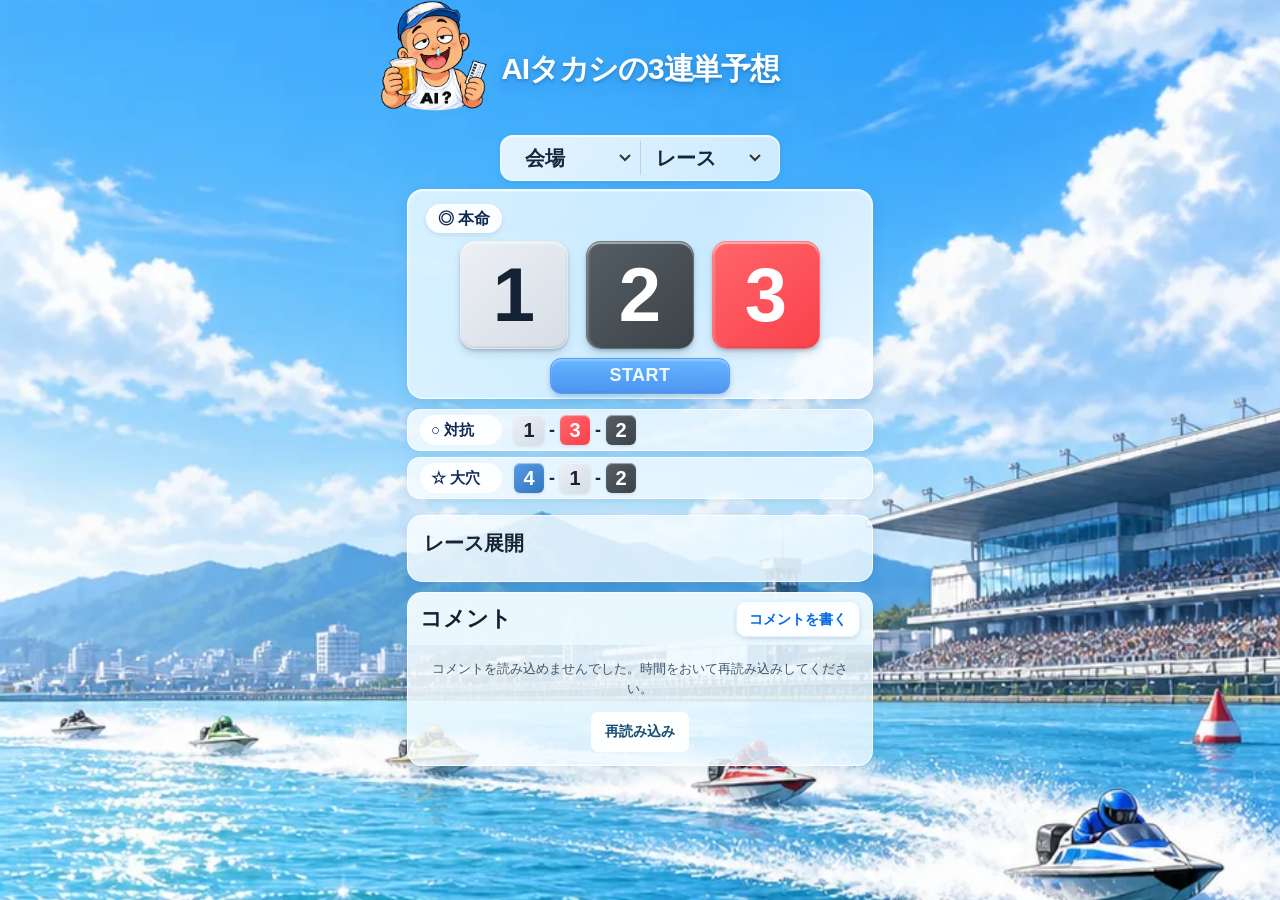
<file: index.html>
<!DOCTYPE html>
<html lang="ja">
<head>
    <meta charset="UTF-8">
    <meta name="viewport" content="width=device-width, initial-scale=1.0">
    <title>AIタカシの3連単予想</title>
    <link rel="stylesheet" href="style.css?ui=panel-alpha-85-20261002">
    <link rel="stylesheet" href="ui-reference.css?ui=panel-alpha-85-mobile-600-20261002">
</head>
<body class="reference-ui">
    <main class="site-stack" id="site-content">
    <section class="game-hero" aria-labelledby="site-title">
        <h1 id="site-title"><img class="title-avatar" src="ai-takashi-cutout.png" alt="" width="112" height="112"><span>AIタカシの3連単予想</span></h1>
        <div class="selectors">
            <select id="stadium-select" aria-label="会場">
                <option value="" selected>会場</option>
                <option value="桐生" data-stadium-code="1" data-stadium-name="桐生">桐生</option>
                <option value="戸田" data-stadium-code="2" data-stadium-name="戸田">戸田</option>
                <option value="江戸川" data-stadium-code="3" data-stadium-name="江戸川">江戸川</option>
                <option value="平和島" data-stadium-code="4" data-stadium-name="平和島">平和島</option>
                <option value="多摩川" data-stadium-code="5" data-stadium-name="多摩川">多摩川</option>
                <option value="浜名湖" data-stadium-code="6" data-stadium-name="浜名湖">浜名湖</option>
                <option value="蒲郡" data-stadium-code="7" data-stadium-name="蒲郡">蒲郡</option>
                <option value="常滑" data-stadium-code="8" data-stadium-name="常滑">常滑</option>
                <option value="津" data-stadium-code="9" data-stadium-name="津">津</option>
                <option value="三国" data-stadium-code="10" data-stadium-name="三国">三国</option>
                <option value="びわこ" data-stadium-code="11" data-stadium-name="びわこ">びわこ</option>
                <option value="住之江" data-stadium-code="12" data-stadium-name="住之江">住之江</option>
                <option value="尼崎" data-stadium-code="13" data-stadium-name="尼崎">尼崎</option>
                <option value="鳴門" data-stadium-code="14" data-stadium-name="鳴門">鳴門</option>
                <option value="丸亀" data-stadium-code="15" data-stadium-name="丸亀">丸亀</option>
                <option value="児島" data-stadium-code="16" data-stadium-name="児島">児島</option>
                <option value="宮島" data-stadium-code="17" data-stadium-name="宮島">宮島</option>
                <option value="徳山" data-stadium-code="18" data-stadium-name="徳山">徳山</option>
                <option value="下関" data-stadium-code="19" data-stadium-name="下関">下関</option>
                <option value="若松" data-stadium-code="20" data-stadium-name="若松">若松</option>
                <option value="芦屋" data-stadium-code="21" data-stadium-name="芦屋">芦屋</option>
                <option value="福岡" data-stadium-code="22" data-stadium-name="福岡">福岡</option>
                <option value="唐津" data-stadium-code="23" data-stadium-name="唐津">唐津</option>
                <option value="大村" data-stadium-code="24" data-stadium-name="大村">大村</option>
            </select>
            <div class="race-select-shell">
            <select id="race-select" aria-label="レース">
                <option value="" selected>レース</option>
                <option value="1R">1R</option>
                <option value="2R">2R</option>
                <option value="3R">3R</option>
                <option value="4R">4R</option>
                <option value="5R">5R</option>
                <option value="6R">6R</option>
                <option value="7R">7R</option>
                <option value="8R">8R</option>
                <option value="9R">9R</option>
                <option value="10R">10R</option>
                <option value="11R">11R</option>
                <option value="12R">12R</option>
            </select>
            <span id="race-selected-label" aria-hidden="true">レース</span>
            </div>
        </div>

        <div class="container game-panel">
        <div class="favorite-label">◎ 本命</div>
        <div id="results" aria-label="予想結果">
            <div class="slot" id="slot-1"><div class="reel"></div></div>
            <div class="slot" id="slot-2"><div class="reel"></div></div>
            <div class="slot" id="slot-3"><div class="reel"></div></div>
        </div>

        <button id="start-btn">START</button>
        <p id="prediction-status" class="prediction-status" role="status" aria-live="polite"></p>
    </div>
    <div class="secondary-predictions" aria-label="対抗と大穴の予想">
        <div class="prediction-row">
            <span class="prediction-label">○ 対抗</span>
            <span class="prediction-combination" data-prediction="counter" aria-label="対抗予想">
                <span class="prediction-boat bg-1">1</span><span class="prediction-separator">-</span><span class="prediction-boat bg-3">3</span><span class="prediction-separator">-</span><span class="prediction-boat bg-2">2</span>
            </span>
        </div>
        <div class="prediction-row">
            <span class="prediction-label">☆ 大穴</span>
            <span class="prediction-combination" data-prediction="longshot" aria-label="大穴予想">
                <span class="prediction-boat bg-4">4</span><span class="prediction-separator">-</span><span class="prediction-boat bg-1">1</span><span class="prediction-separator">-</span><span class="prediction-boat bg-2">2</span>
            </span>
        </div>
    </div>
    <section class="race-development" aria-labelledby="race-development-title">
        <h2 id="race-development-title">レース展開</h2>
        <p id="race-development-text"></p>
    </section>
    </section>
    <section class="comments-section" aria-labelledby="comments-title">
        <div class="comment-heading">
            <h2 class="comment-title" id="comments-title">コメント</h2>
            <button class="comment-open" id="comment-open" type="button" aria-haspopup="dialog" aria-controls="comment-composer" aria-expanded="false">コメントを書く</button>
        </div>
        <p id="comment-notice" class="comment-notice" role="status" aria-live="polite"></p>
        <div class="comments-list" id="comments-list" aria-label="コメント一覧"></div>
        <div class="comments-loading" id="comments-loading" role="status" aria-live="polite" hidden>loading...</div>
        <p class="comments-load-status" id="comments-load-status" role="status" aria-live="polite"></p>
        <button class="comments-retry" id="comments-retry" type="button" hidden>再読み込み</button>
        <div class="comments-sentinel" id="comments-sentinel" aria-hidden="true"></div>
    </section>
    </main>
    <div class="avatar-dialog" id="avatar-dialog" hidden>
        <div class="avatar-dialog-backdrop" data-avatar-close="true"></div>
        <section class="avatar-dialog-card" role="dialog" aria-modal="true" aria-labelledby="avatar-dialog-title">
            <button class="avatar-dialog-close" id="avatar-dialog-close" type="button" aria-label="AIタカシの画像を閉じる">×</button>
            <img id="avatar-dialog-image" src="ai-takashi-avatar.png" alt="AIタカシ" width="220" height="220">
            <p id="avatar-dialog-title">AIタカシ</p>
        </section>
    </div>
    <div class="composer-layer" id="comment-composer" hidden>
        <div class="composer-backdrop" aria-hidden="true"></div>
        <section class="composer-sheet" role="dialog" aria-modal="true" aria-labelledby="composer-title">
            <div class="composer-handle" aria-hidden="true"></div>
            <div class="comment-form-header">
                <h2 id="composer-title">コメントを書く</h2>
                <button class="comment-close" id="comment-close" type="button" aria-label="コメント入力を閉じる">×</button>
            </div>
            <form class="comment-form" id="comment-form">
                <div class="composer-fields">
                    <label class="visually-hidden" for="nickname">ニックネーム（任意）</label>
                    <input class="nickname-input" id="nickname" name="nickname" type="text" placeholder="ニックネーム（任意）" maxlength="40" autocomplete="nickname">
                    <label class="visually-hidden" for="comment">コメント</label>
                    <textarea class="comment-input" id="comment" name="comment" rows="3" maxlength="300" placeholder="レースの感想をどうぞ" required aria-describedby="composer-privacy"></textarea>
                    <p class="privacy-hint" id="composer-privacy">個人情報は入力しないでください　<a href="privacy.html" target="_blank" rel="noopener">利用案内</a></p>
                    <p class="comment-status" id="comment-status" role="status" aria-live="polite"></p>
                </div>
                <div class="composer-footer">
                    <span class="character-count" id="comment-count" aria-live="off">0/300</span>
                    <button class="post-button" id="post-button" type="submit">送信</button>
                </div>
            </form>
        </section>
    </div>
    <script src="script.js?ui=v0.1.21-open-venue-label-rollback1"></script>
    <script src="comment-safety.js?api=live03"></script>
    <script src="comments.js?api=reference04"></script>
</body>
</html>
</file>
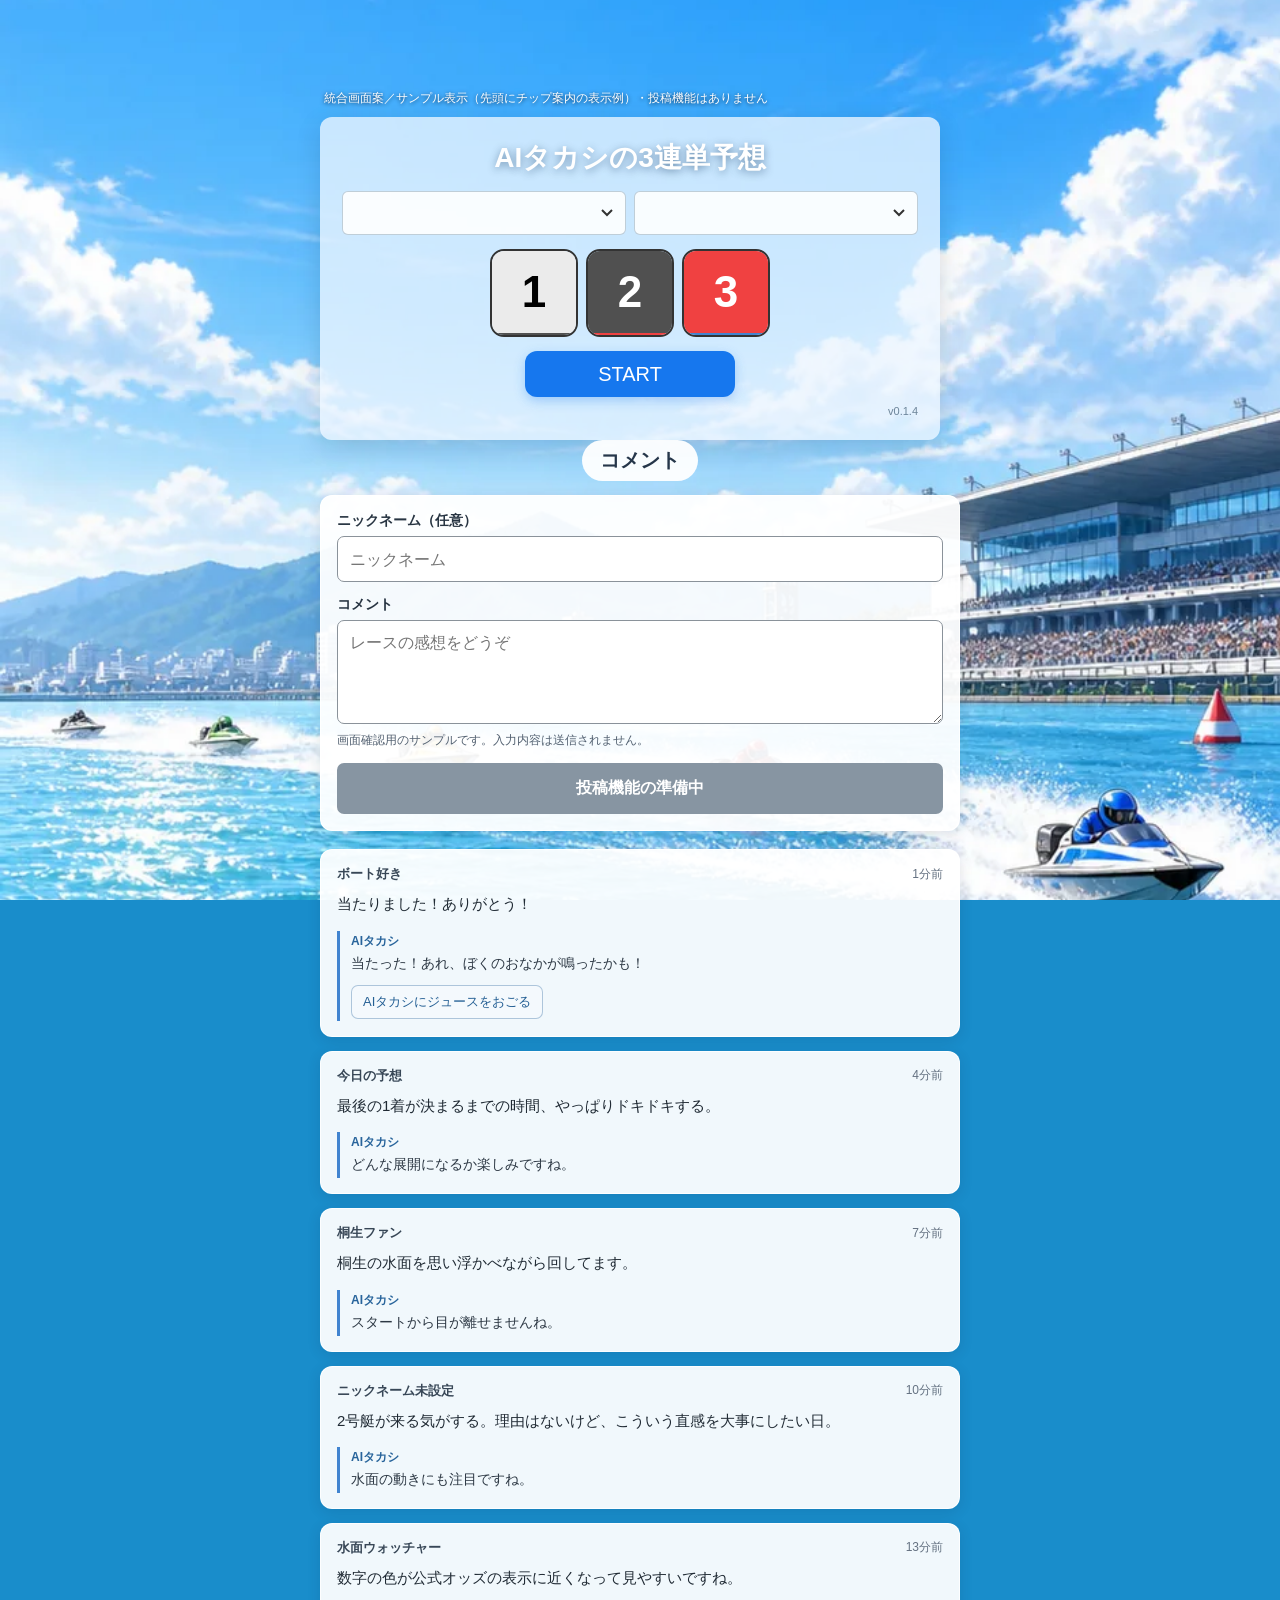
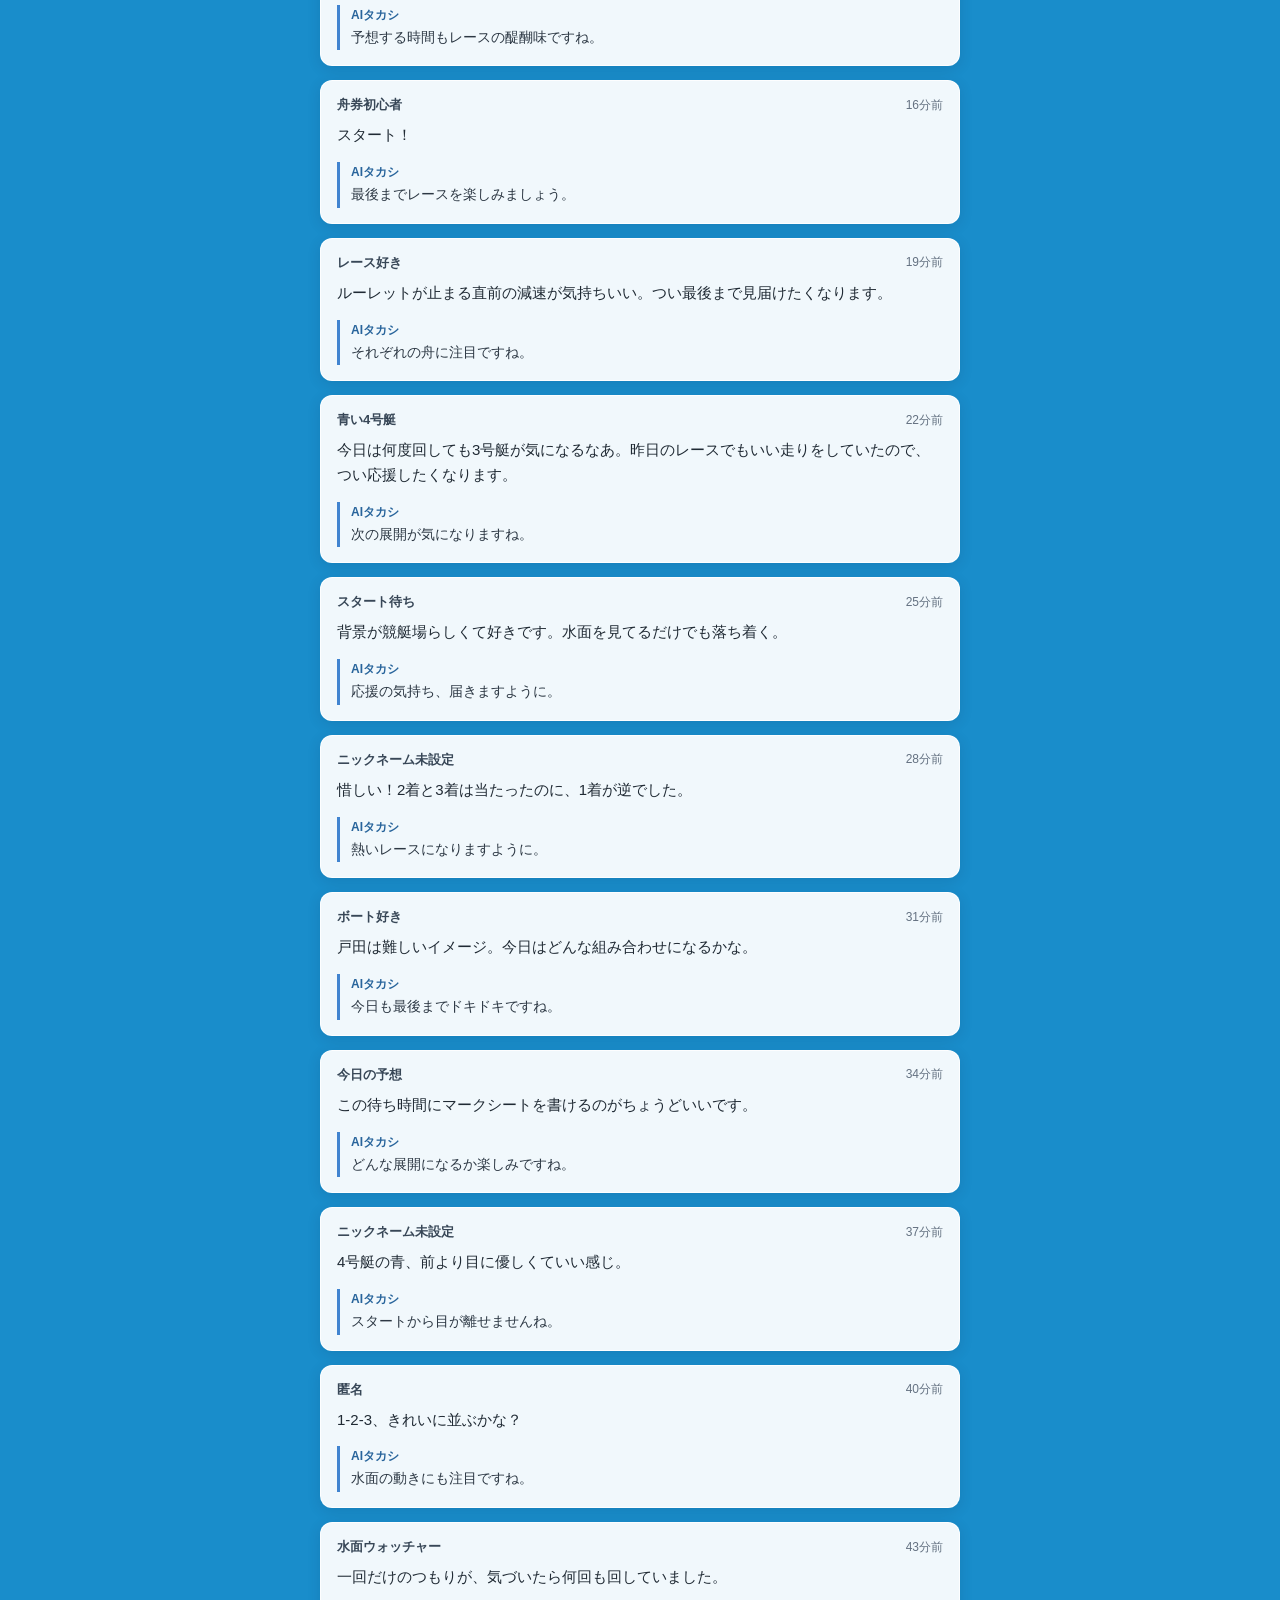
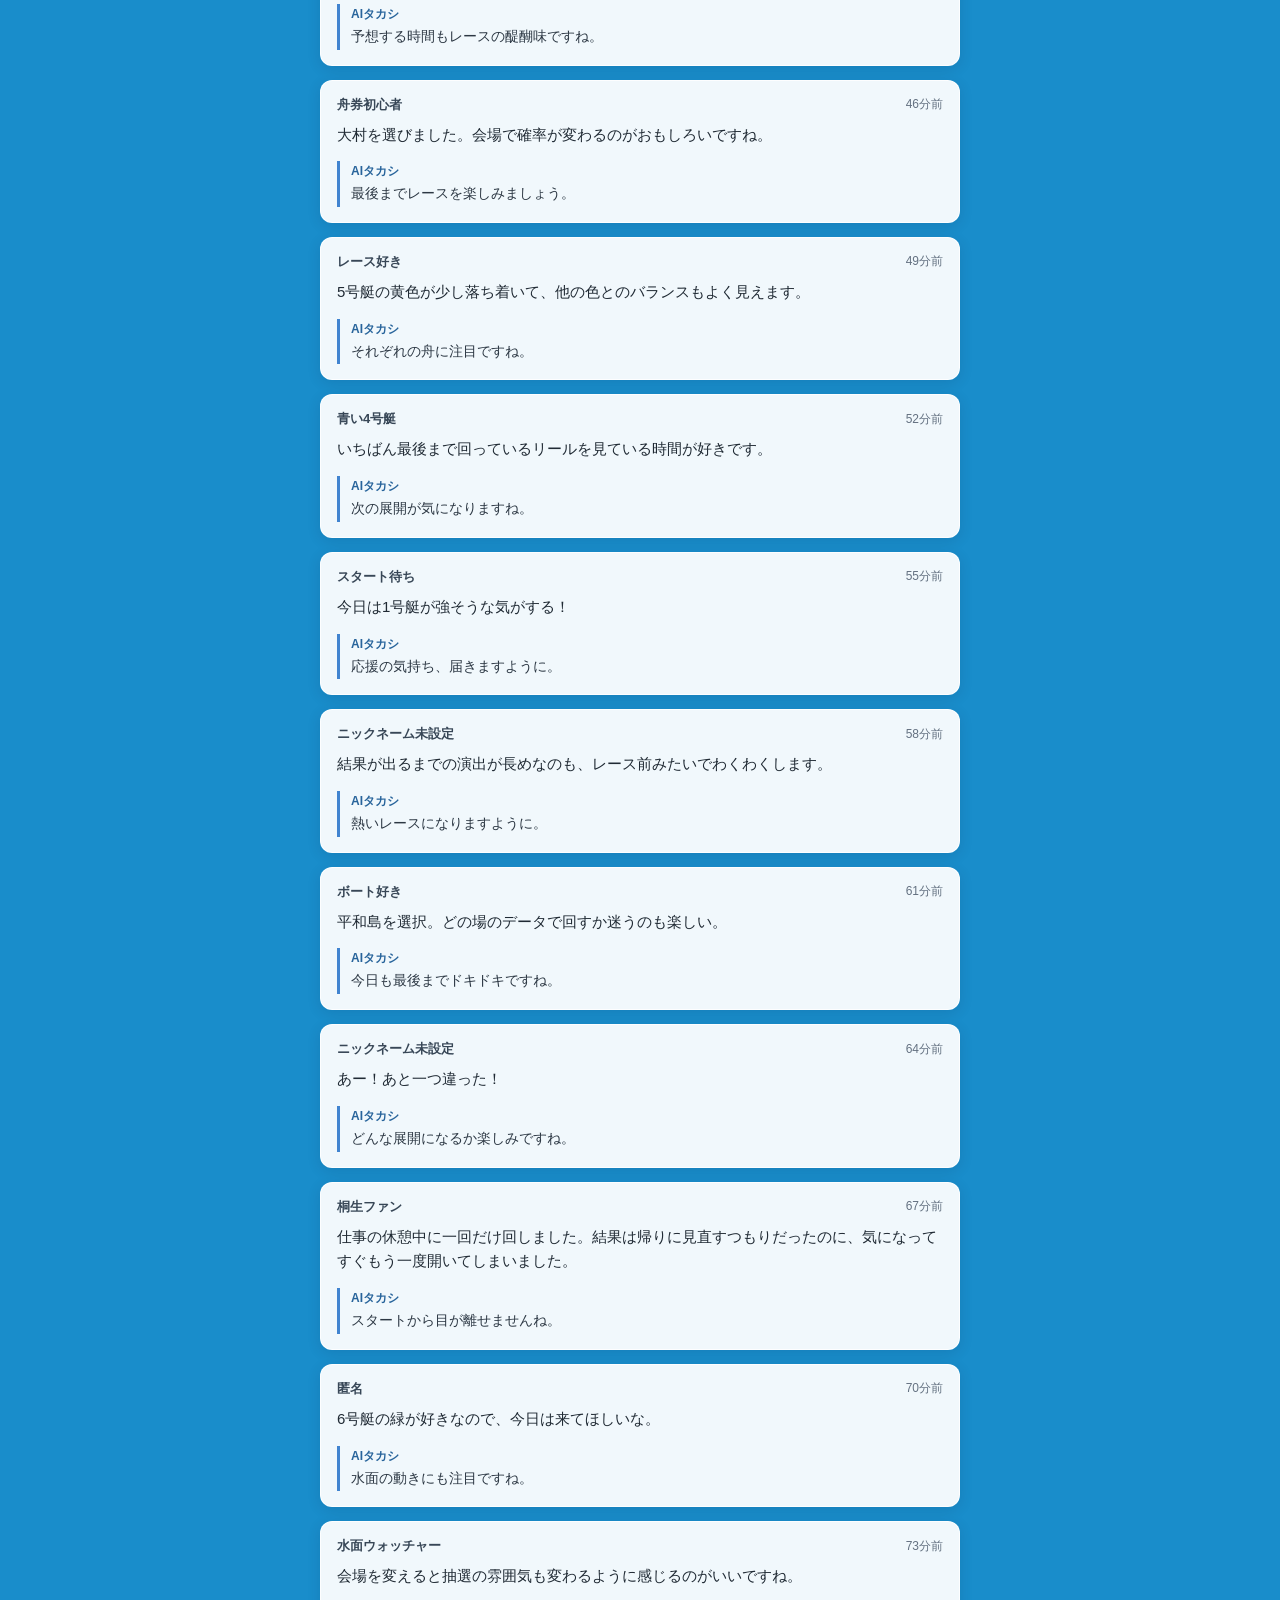
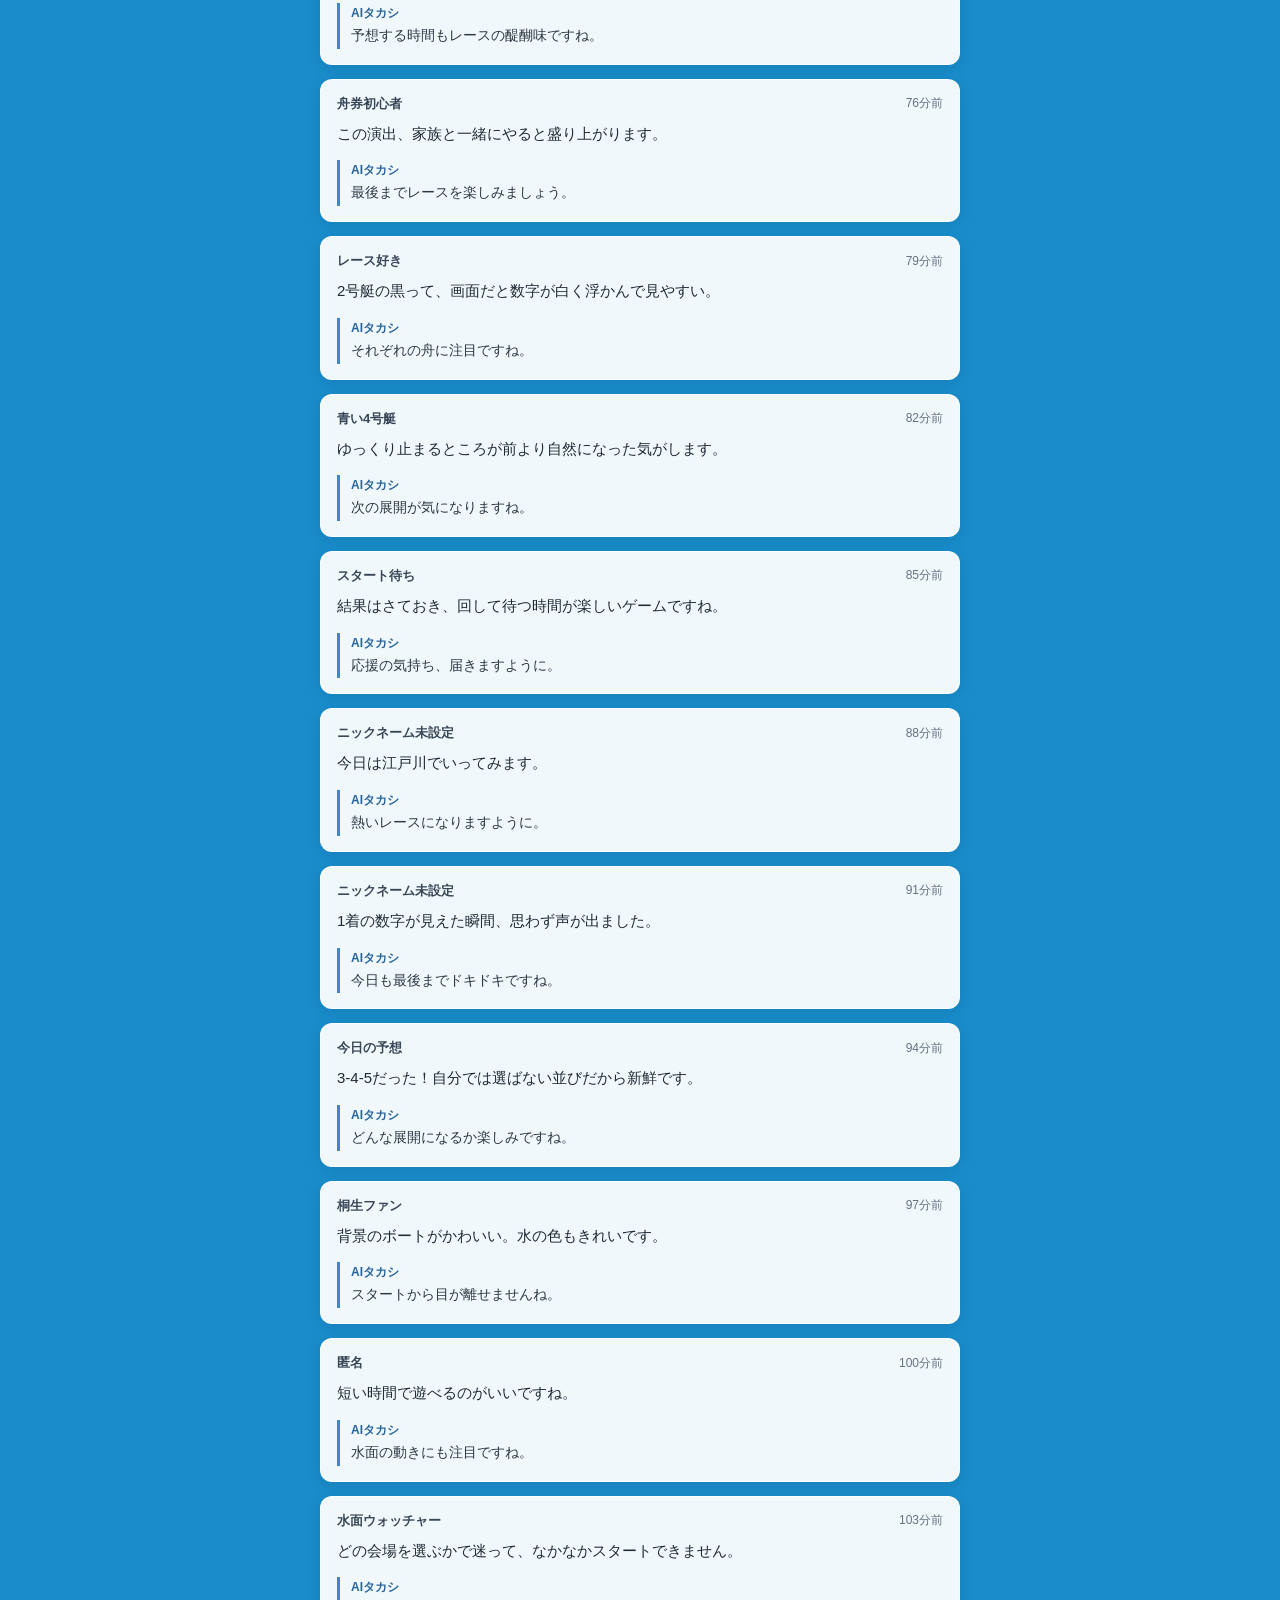
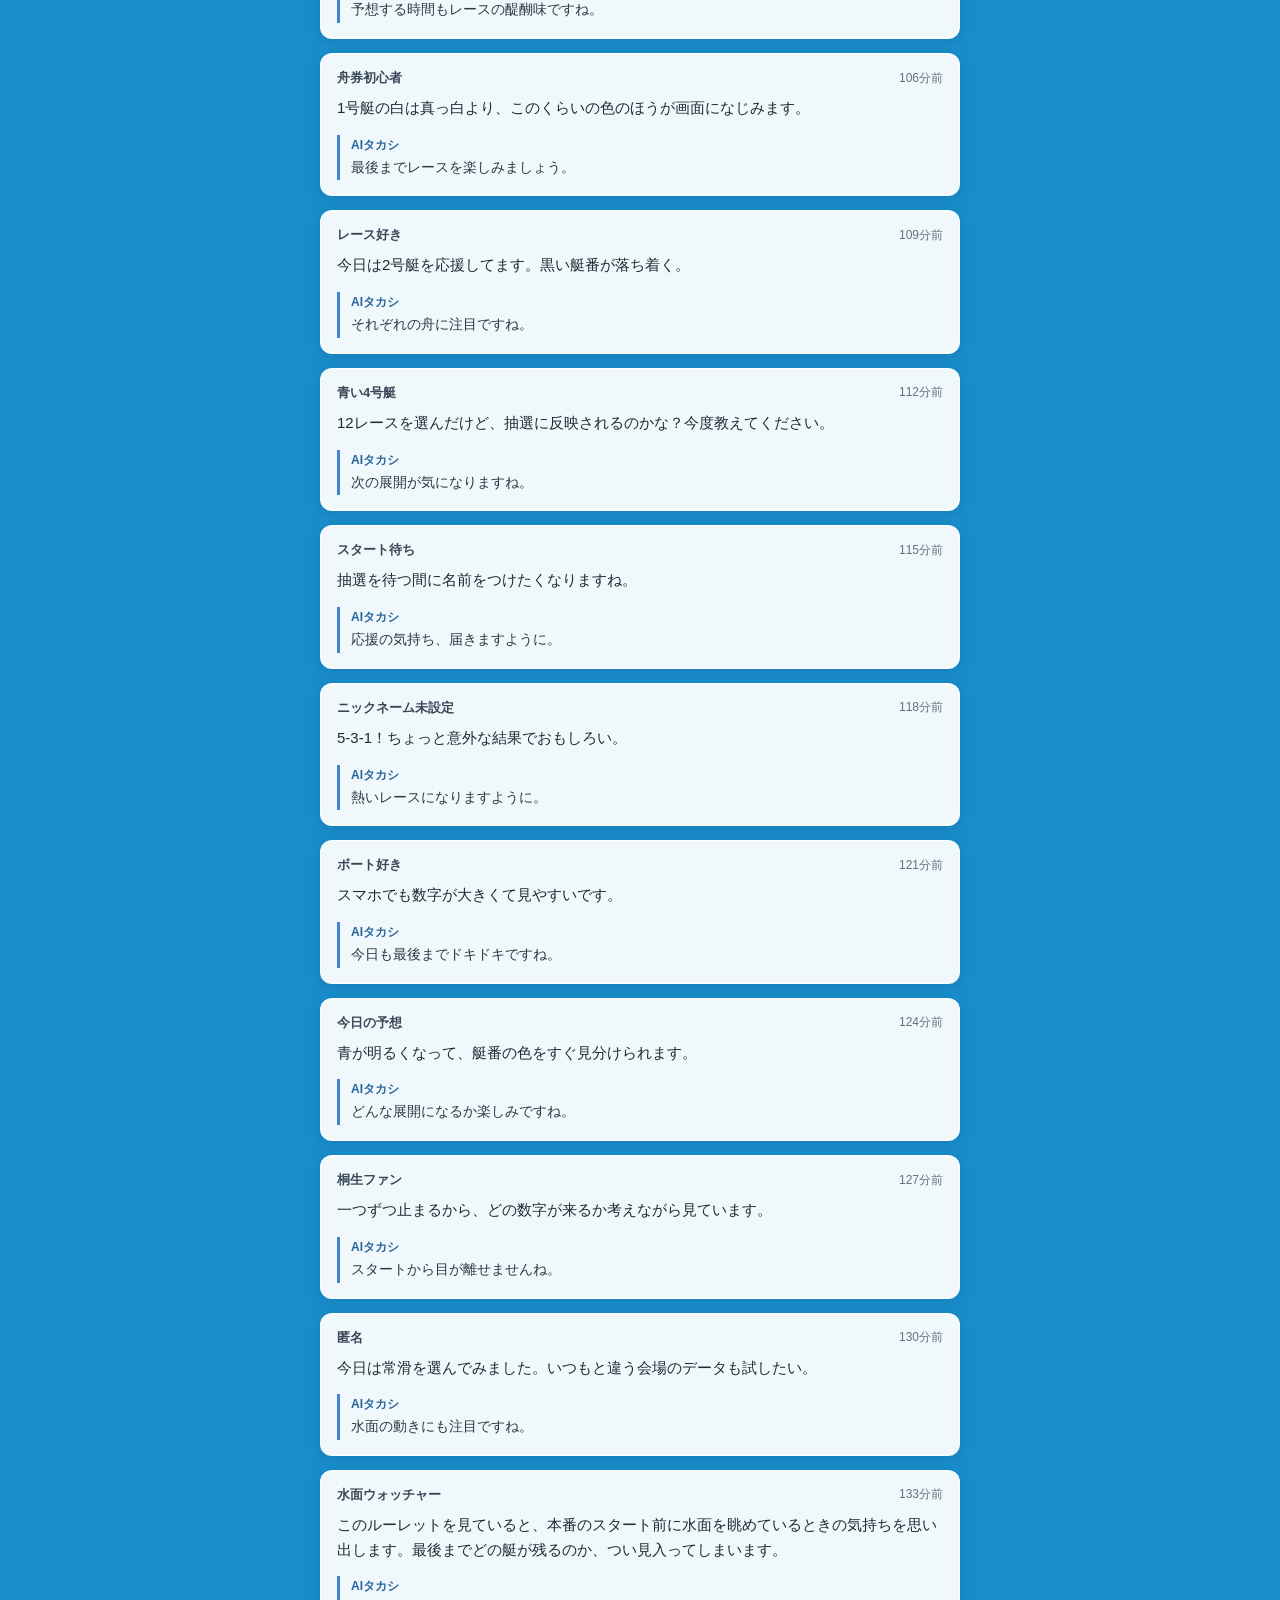
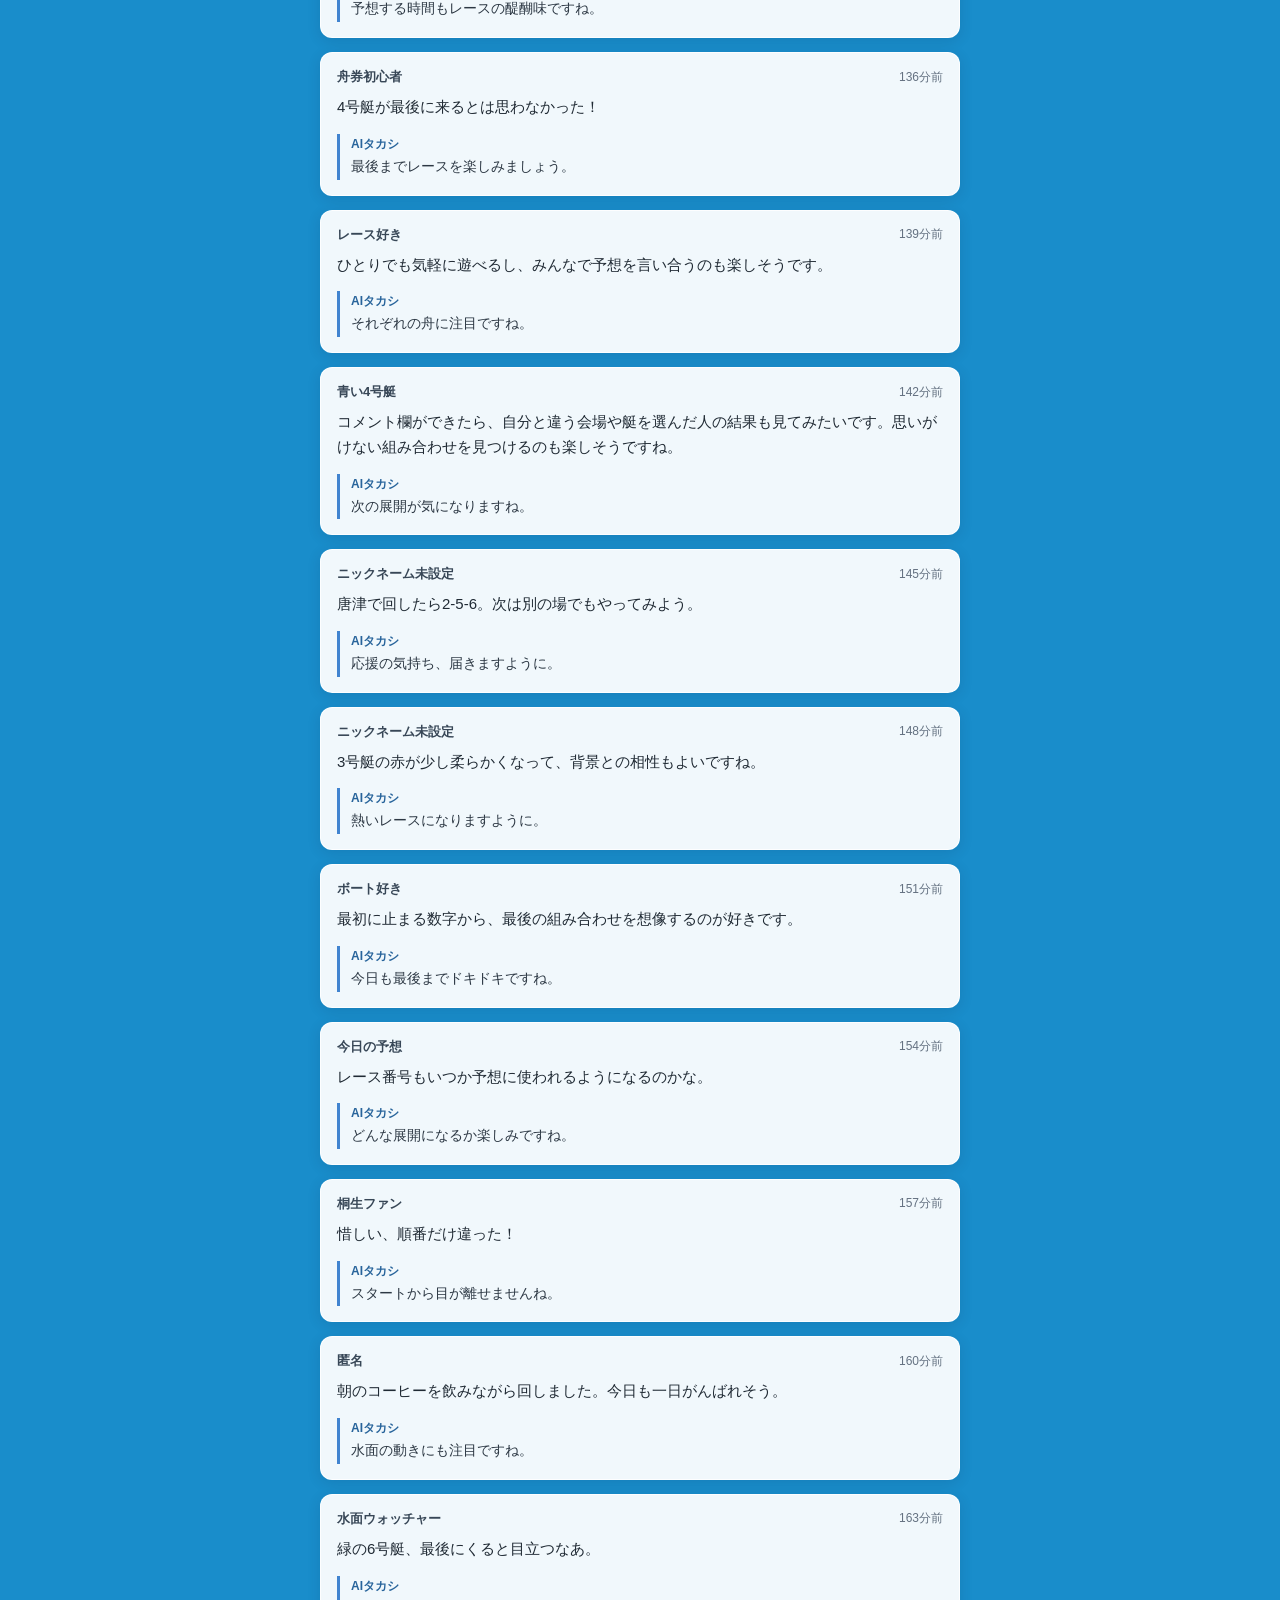
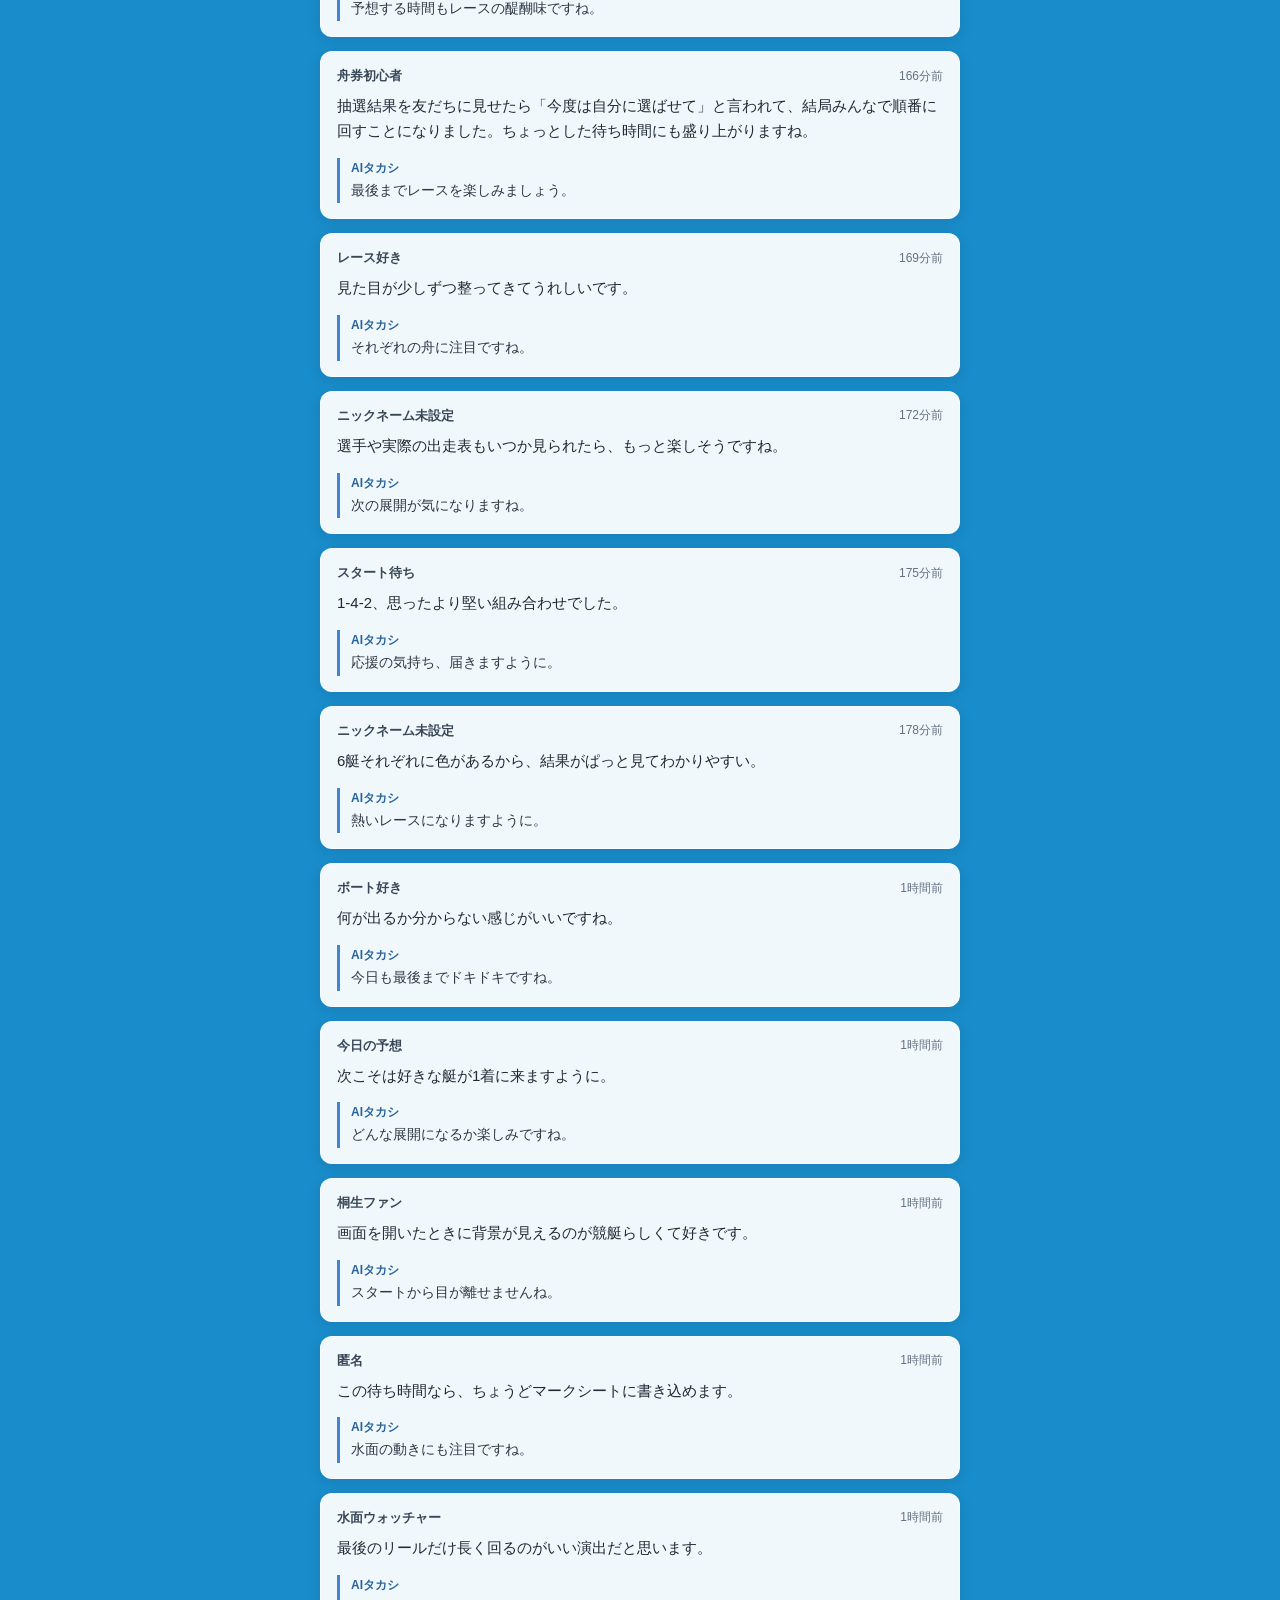
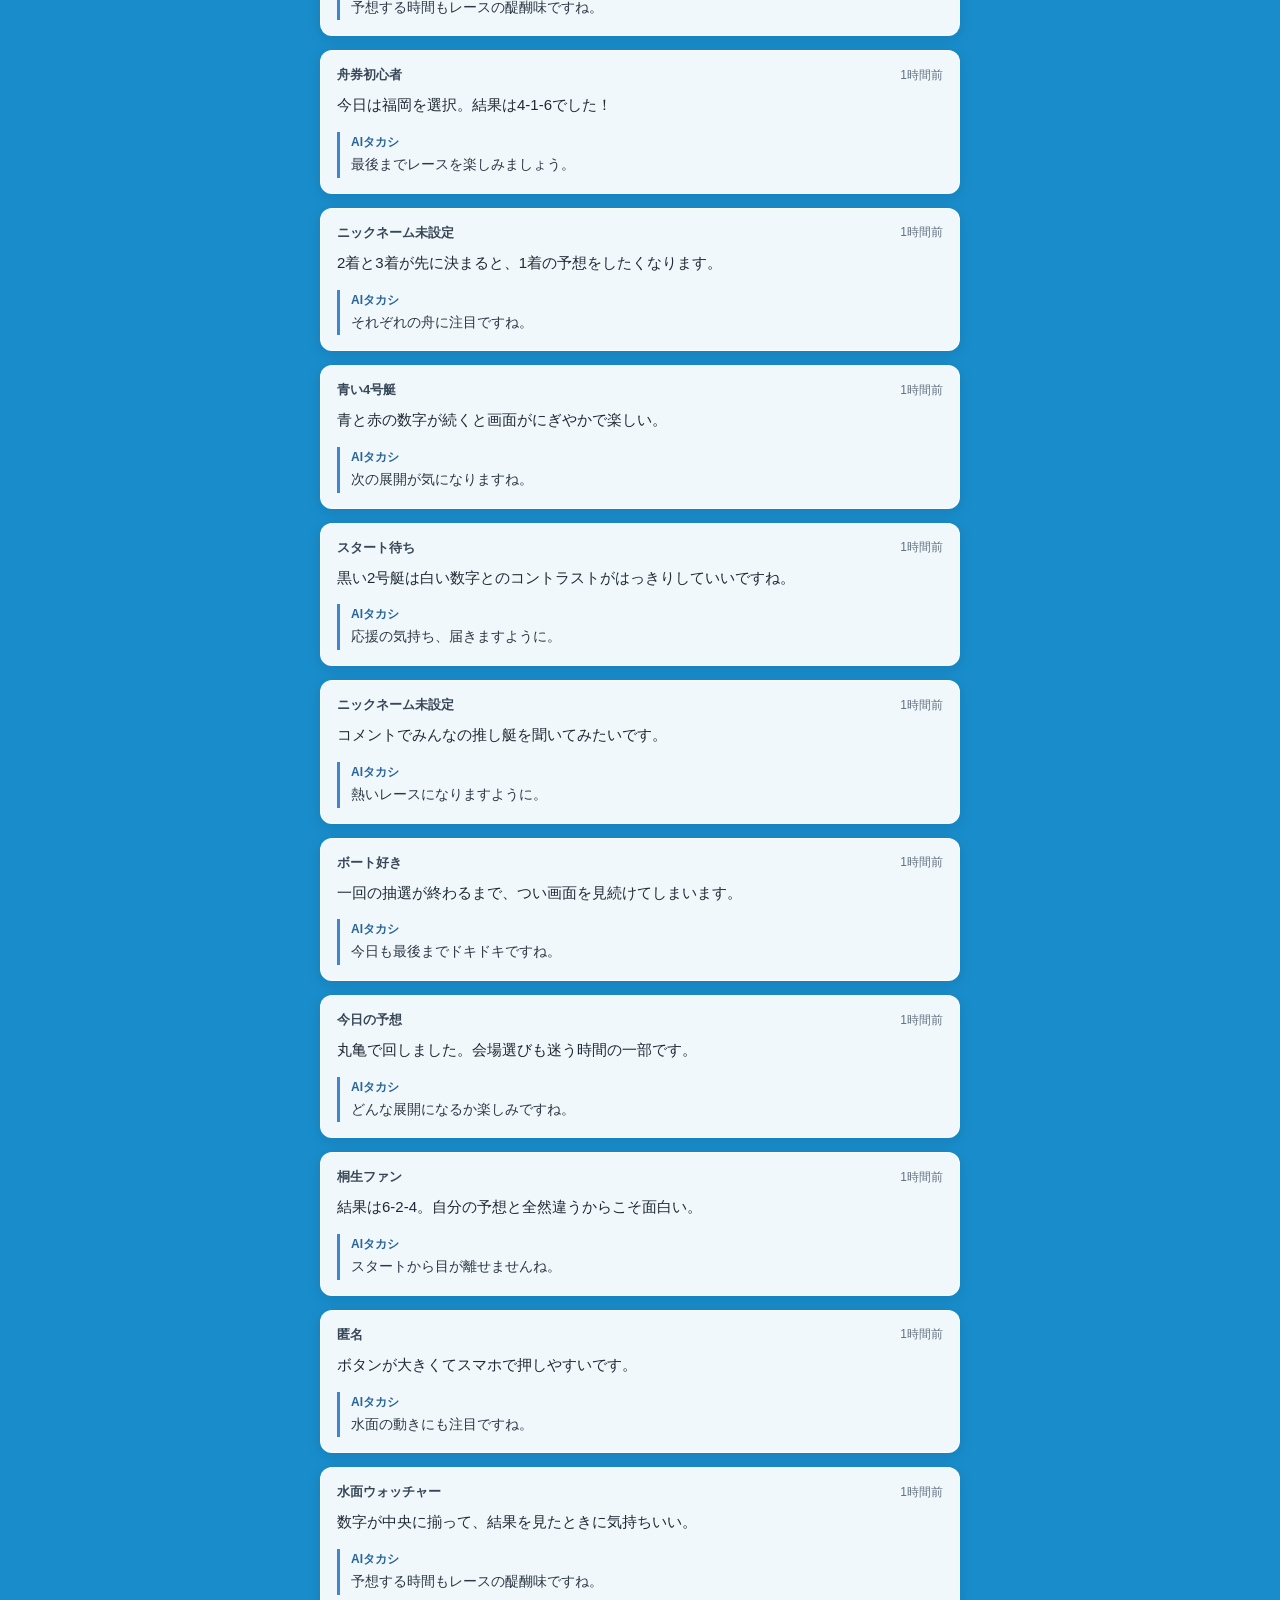
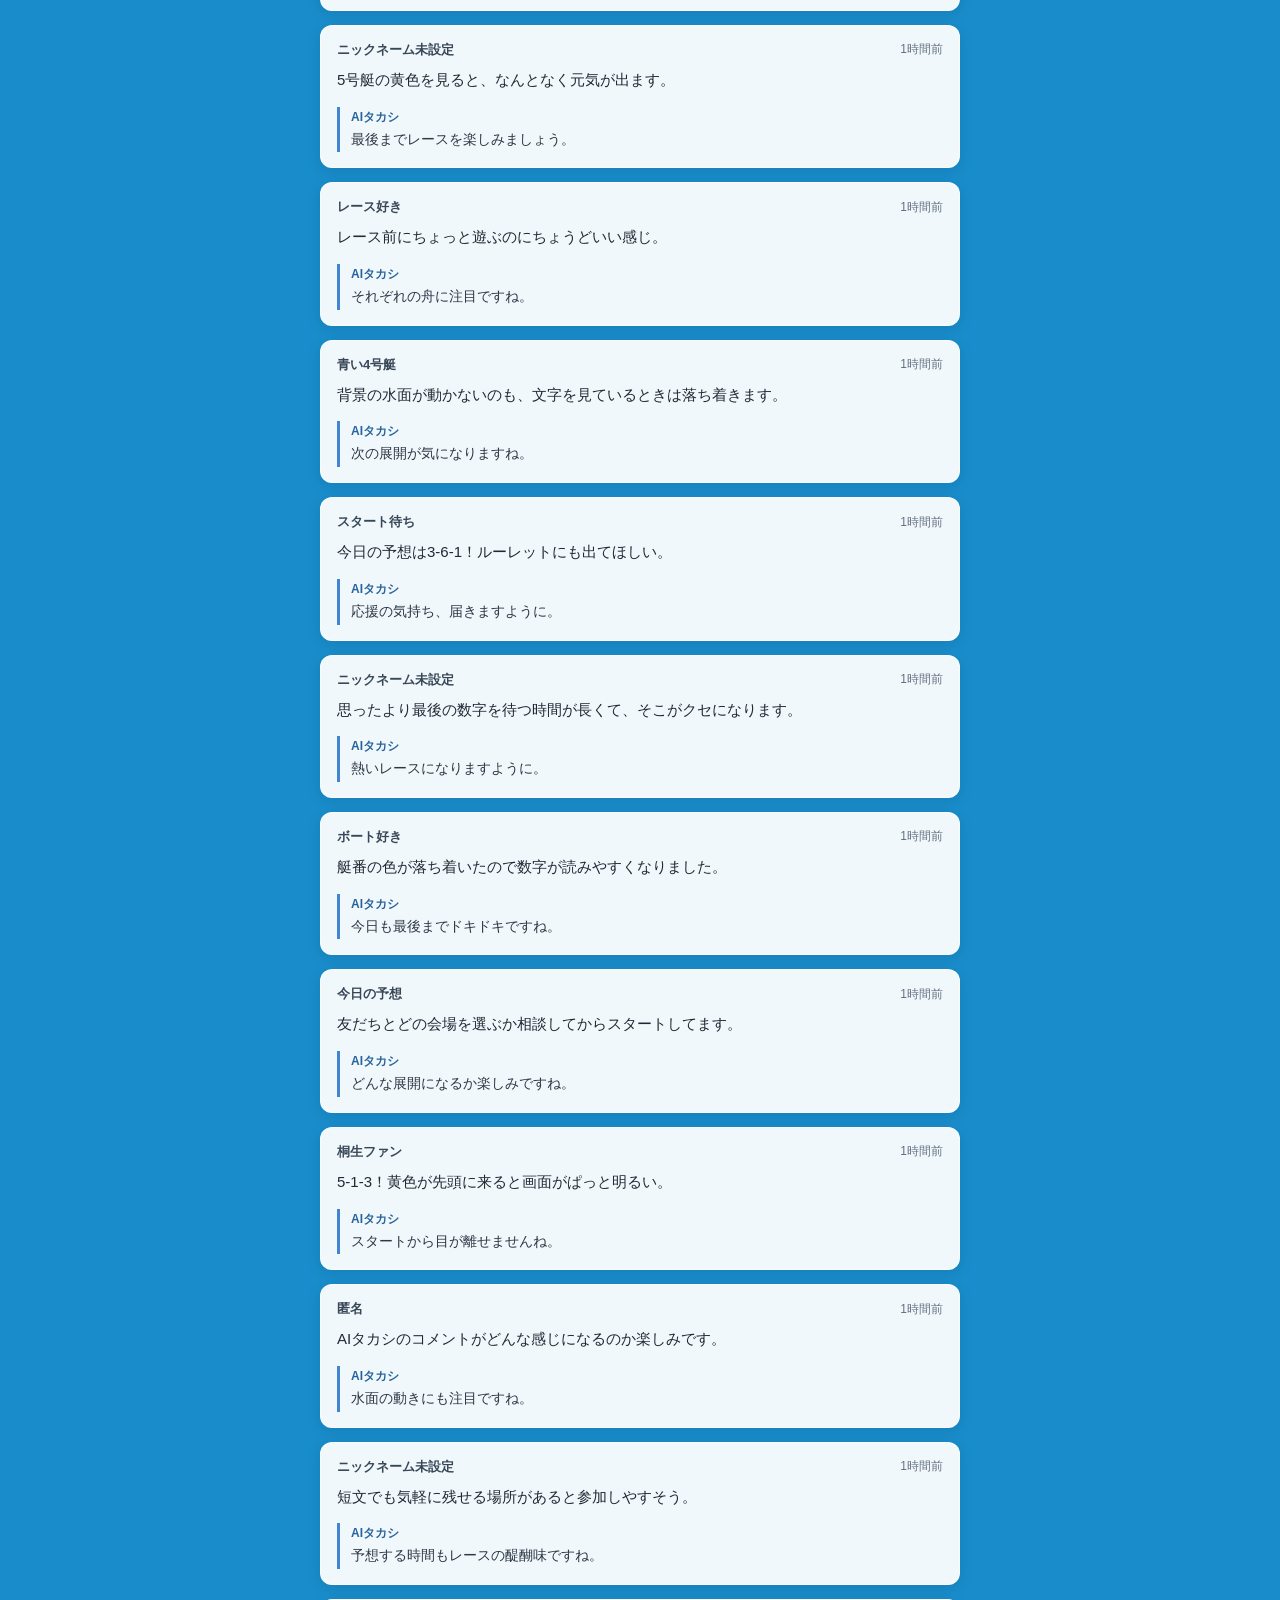
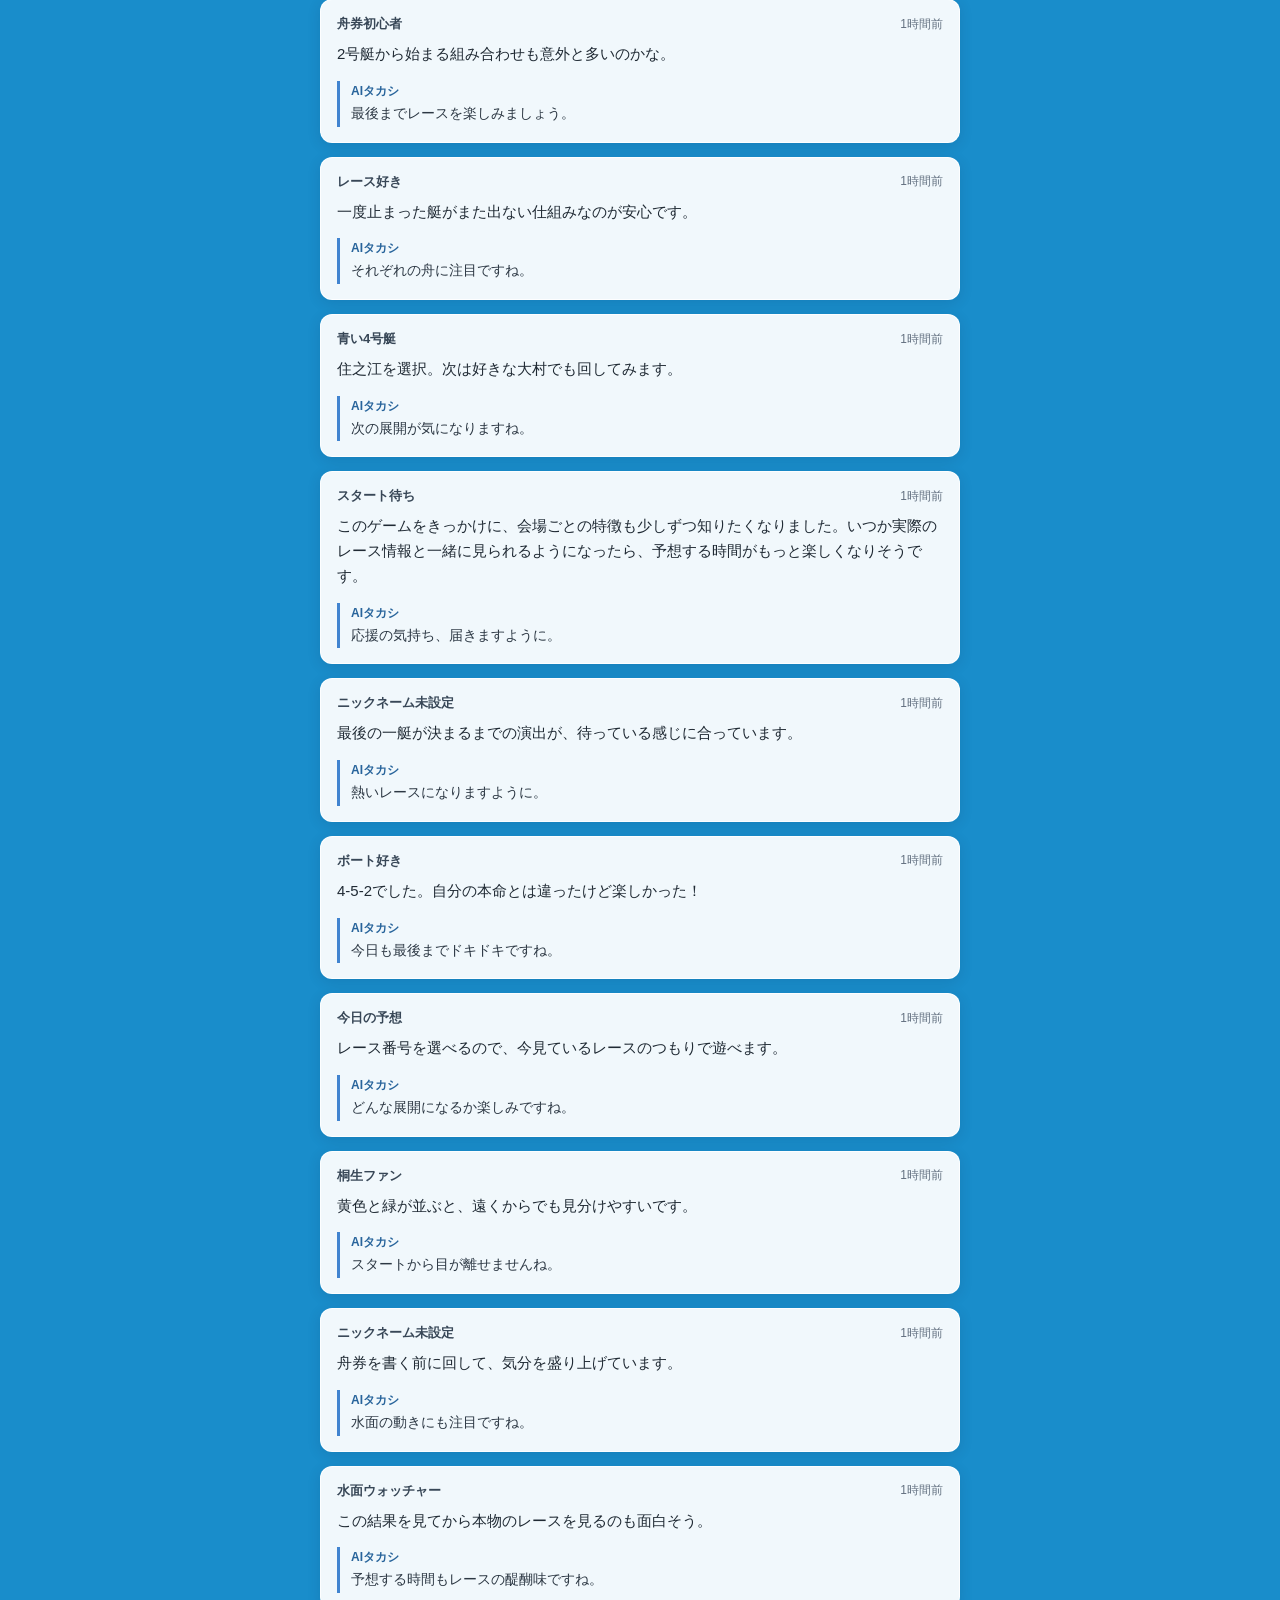
<file: comments-integration-preview.html>
<!DOCTYPE html>
<html lang="ja">
<head>
    <meta charset="UTF-8">
    <meta name="viewport" content="width=device-width, initial-scale=1.0">
    <title>AIタカシの3連単予想</title>
    <link rel="stylesheet" href="style.css?ui=bg-v2">
    <style>
        body { display: block; }
        .comments-preview-page { width: min(100%, 664px); margin: 0 auto; padding: clamp(18px, 4svh, 36px) 12px 48px; }
        .preview-note { margin: 0 4px 10px; color: #fff; font-size: 12px; text-shadow: 0 1px 4px #00264d; }
        .game-preview { margin: 0 auto 24px; }
        .comment-title { width: fit-content; margin: 0 auto 14px; padding: 8px 18px; border-radius: 999px; background: rgba(255,255,255,.94); color: #25364a; font-size: 20px; line-height: 1.25; }
        .comment-form, .comment-card { background: rgba(255,255,255,.94); border: 1px solid rgba(255,255,255,.9); border-radius: 12px; box-shadow: 0 3px 14px rgba(0,28,58,.12); }
        .comment-form { padding: 16px; }
        .field-label { display: block; margin: 0 0 6px; color: #273442; font-size: 14px; font-weight: 600; }
        .nickname-input, .comment-input { display: block; width: 100%; border: 1px solid #8a929a; border-radius: 7px; background: #fff; color: #1f2933; font: 16px/1.45 system-ui,sans-serif; padding: 10px 12px; }
        .nickname-input { height: 46px; margin-bottom: 14px; }
        .comment-input { min-height: 104px; resize: vertical; }
        .privacy-hint { margin: 7px 0 14px; color: #536171; font-size: 12px; line-height: 1.5; }
        .post-button { display: block; width: 100%; min-height: 46px; border: 0; border-radius: 7px; background: #174c73; color: #fff; font: 600 16px system-ui,sans-serif; }
        .post-button:disabled { background: #8795a2; cursor: not-allowed; }
        .comments-list { display: grid; gap: 14px; margin-top: 18px; }
        .comment-card { padding: 15px 16px; }
        .comment-meta { display: flex; align-items: center; justify-content: space-between; gap: 12px; color: #384757; font-size: 13px; }
        .comment-author { font-weight: 700; }
        .comment-time { color: #647181; font-size: 12px; }
        .comment-text { margin: 9px 0 14px; color: #202a34; font-size: 15px; line-height: 1.65; }
        .reply { border-left: 3px solid #4184d0; padding: 2px 0 2px 11px; }
        .reply-label { color: #28649b; font-size: 12px; font-weight: 700; }
        .reply-text { margin: 3px 0 0; color: #2d3844; font-size: 14px; line-height: 1.55; }
        @media (max-width: 400px) { .comments-preview-page { padding-inline: 10px; } .comment-form, .comment-card { padding: 13px; } }
    </style>
</head>
<body>
<main class="comments-preview-page">
    <p class="preview-note">統合画面案／サンプル表示（先頭にチップ案内の表示例）・投稿機能はありません</p>
    <div class="container">
        <h1>AIタカシの3連単予想</h1>
        <div class="selectors">
            <select id="stadium-select">
                <option value="桐生">桐生</option>
                <option value="戸田">戸田</option>
                <option value="江戸川">江戸川</option>
                <option value="平和島">平和島</option>
                <option value="多摩川">多摩川</option>
                <option value="浜名湖">浜名湖</option>
                <option value="蒲郡">蒲郡</option>
                <option value="常滑">常滑</option>
                <option value="津">津</option>
                <option value="三国">三国</option>
                <option value="びわこ">びわこ</option>
                <option value="住之江">住之江</option>
                <option value="尼崎">尼崎</option>
                <option value="鳴門">鳴門</option>
                <option value="丸亀">丸亀</option>
                <option value="児島">児島</option>
                <option value="宮島">宮島</option>
                <option value="徳山">徳山</option>
                <option value="下関">下関</option>
                <option value="若松">若松</option>
                <option value="芦屋">芦屋</option>
                <option value="福岡">福岡</option>
                <option value="唐津">唐津</option>
                <option value="大村">大村</option>
            </select>
            <select id="race-select">
                <option value="1R">1R</option>
                <option value="2R">2R</option>
                <option value="3R">3R</option>
                <option value="4R">4R</option>
                <option value="5R">5R</option>
                <option value="6R">6R</option>
                <option value="7R">7R</option>
                <option value="8R">8R</option>
                <option value="9R">9R</option>
                <option value="10R">10R</option>
                <option value="11R">11R</option>
                <option value="12R">12R</option>
            </select>
        </div>

        <div id="results">
            <div class="slot" id="slot-1"><div class="reel"></div></div>
            <div class="slot" id="slot-2"><div class="reel"></div></div>
            <div class="slot" id="slot-3"><div class="reel"></div></div>
        </div>

        <button id="start-btn">START</button>
        <div class="version">v0.1.4</div>
    </div>
    <section aria-labelledby="comments-title">
        <h2 class="comment-title" id="comments-title">コメント</h2>
        <form class="comment-form">
            <label class="field-label" for="nickname">ニックネーム（任意）</label>
            <input class="nickname-input" id="nickname" type="text" placeholder="ニックネーム">
            <label class="field-label" for="comment">コメント</label>
            <textarea class="comment-input" id="comment" rows="3" maxlength="300" placeholder="レースの感想をどうぞ"></textarea>
            <p class="privacy-hint">画面確認用のサンプルです。入力内容は送信されません。</p>
            <button class="post-button" type="button" disabled>投稿機能の準備中</button>
        </form>
        <div class="comments-list" id="comments-list" aria-label="サンプルコメント100件"></div>
    </section>
</main>
    <script src="script.js"></script>
    <script src="comments-preview-data.js"></script>
</body>
</html>
</file>
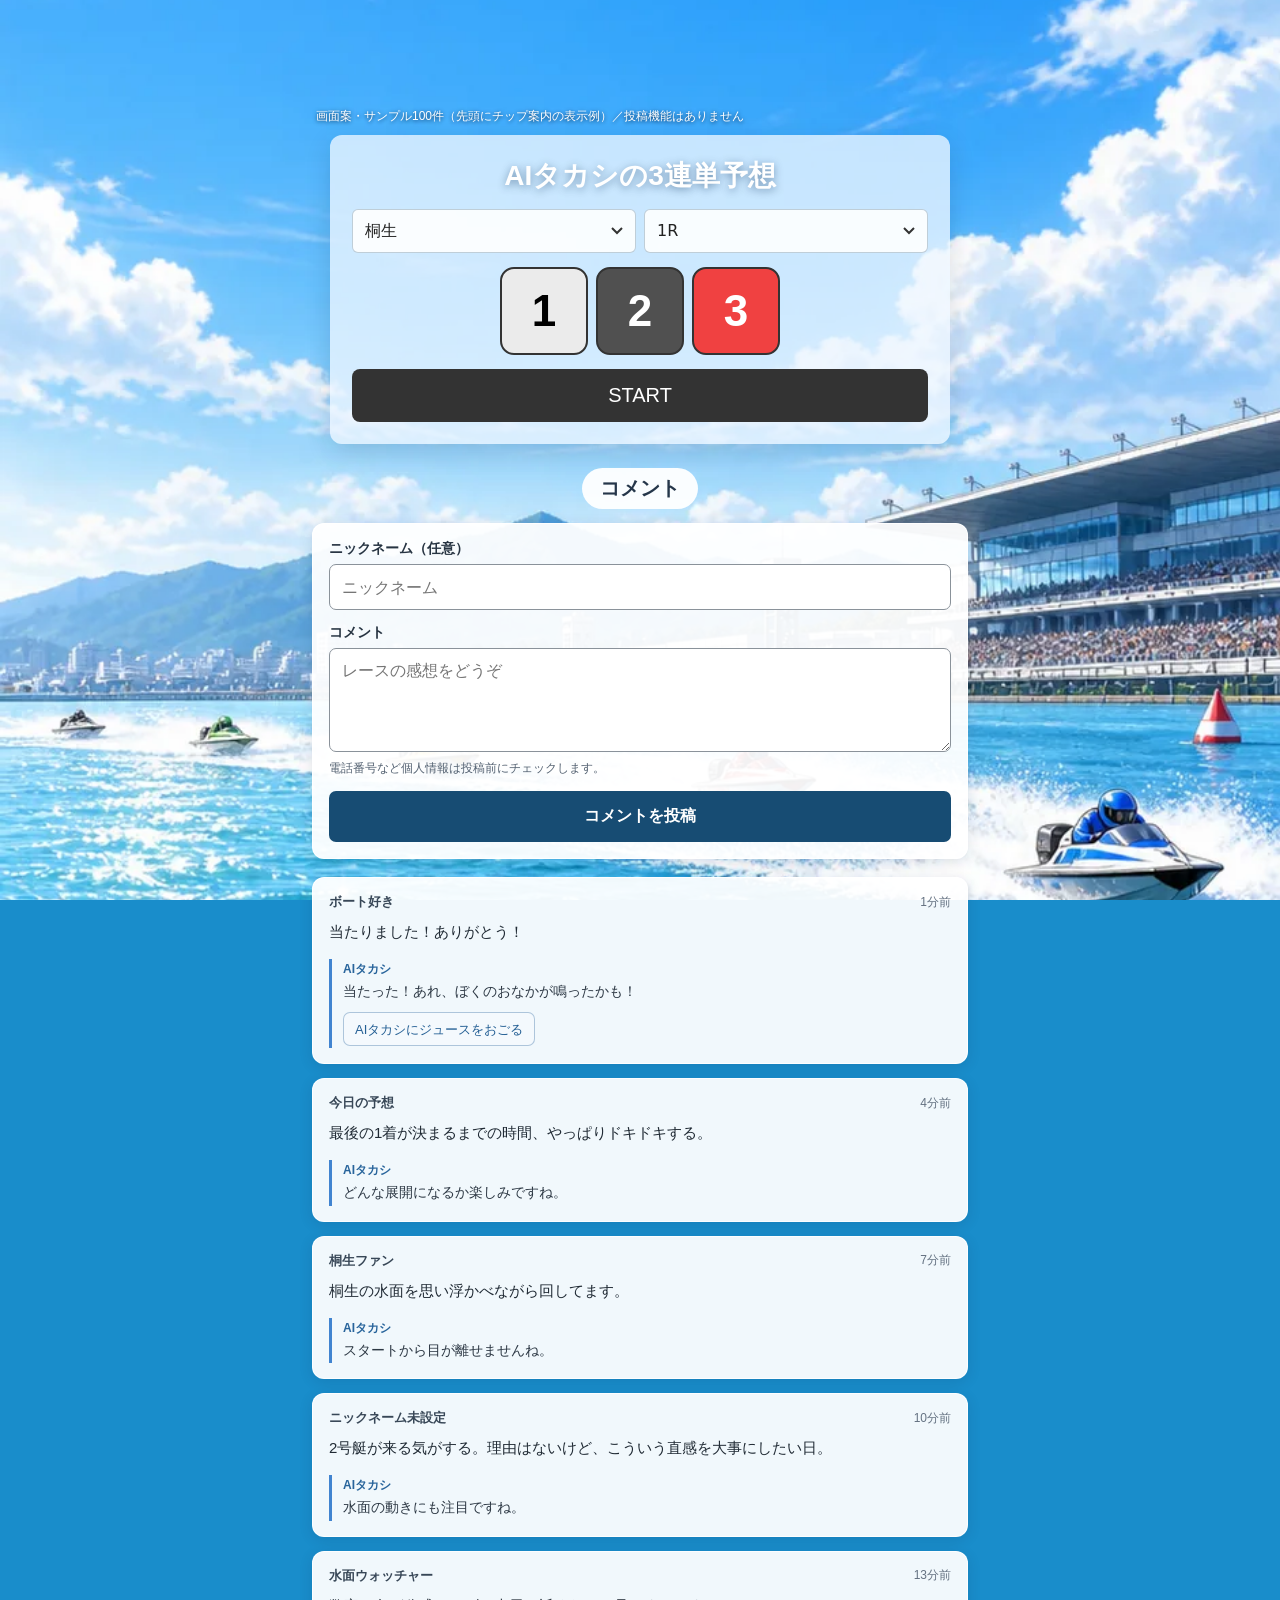
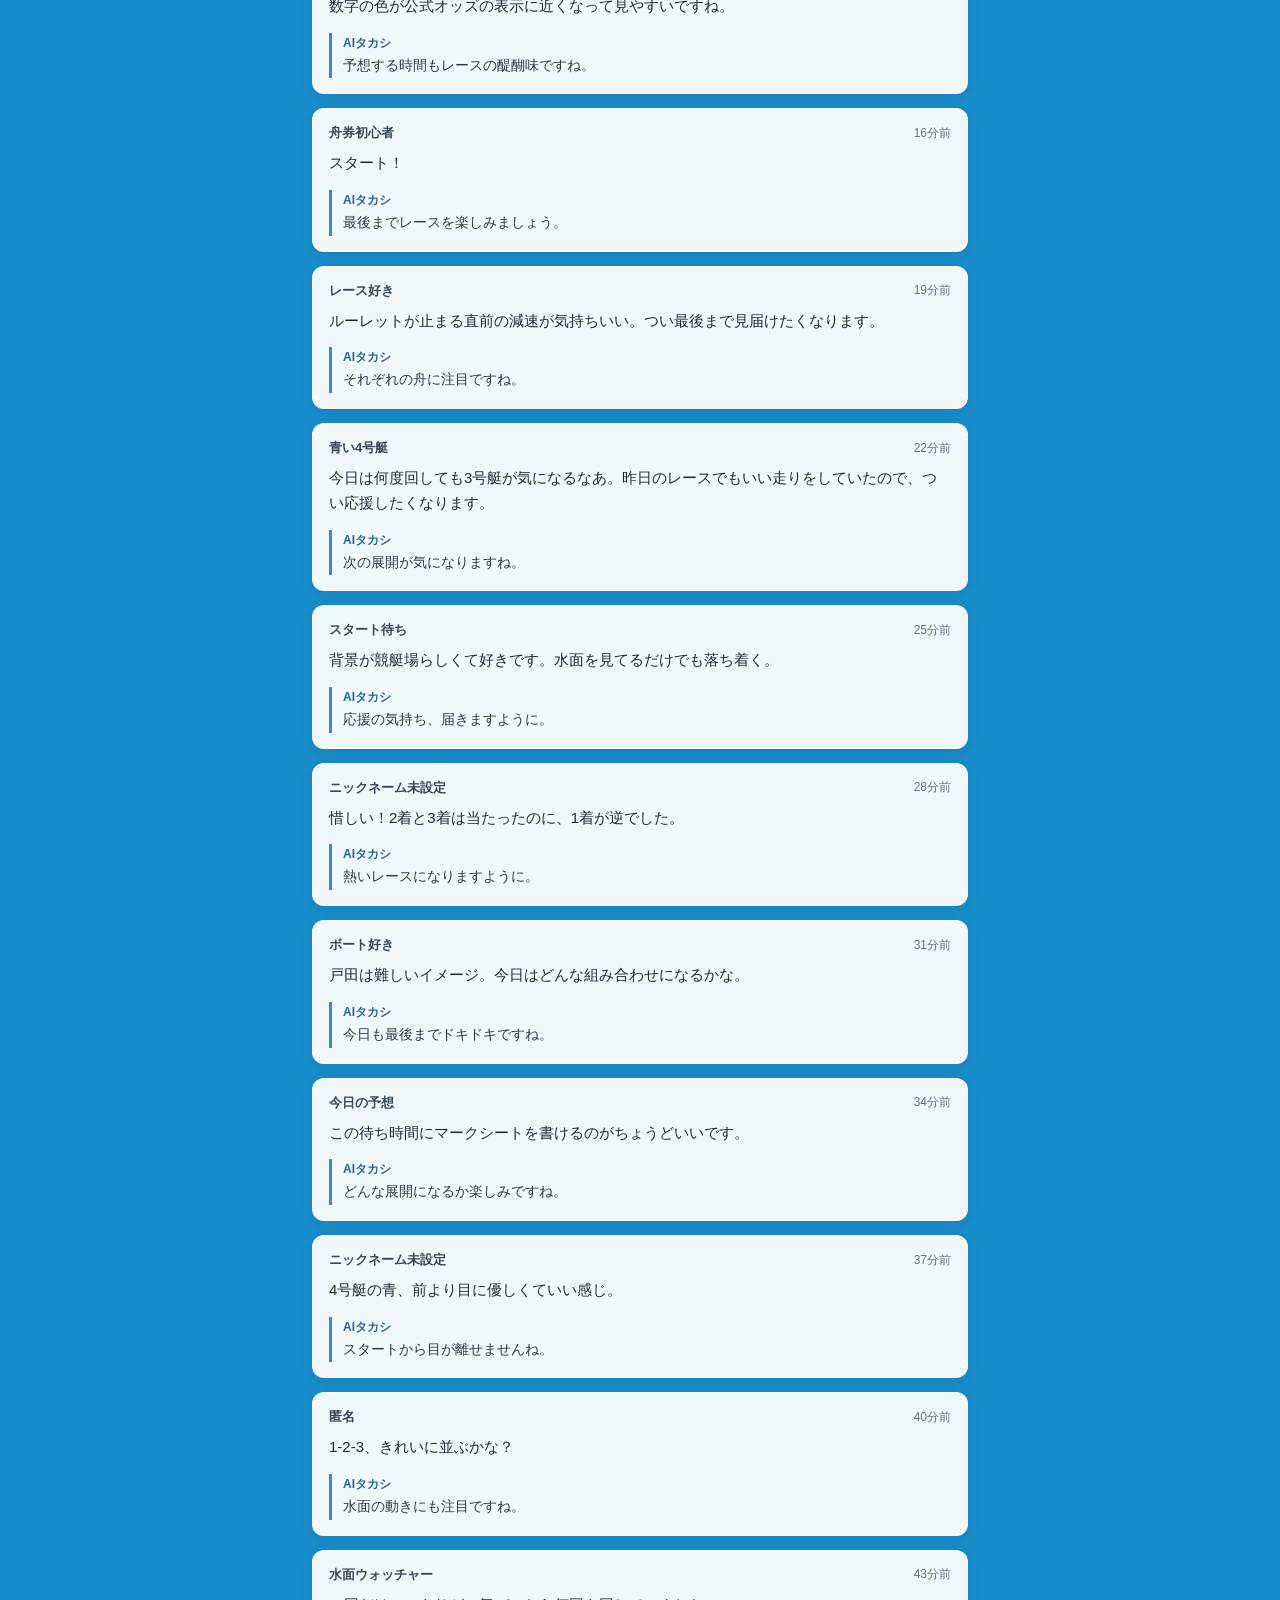
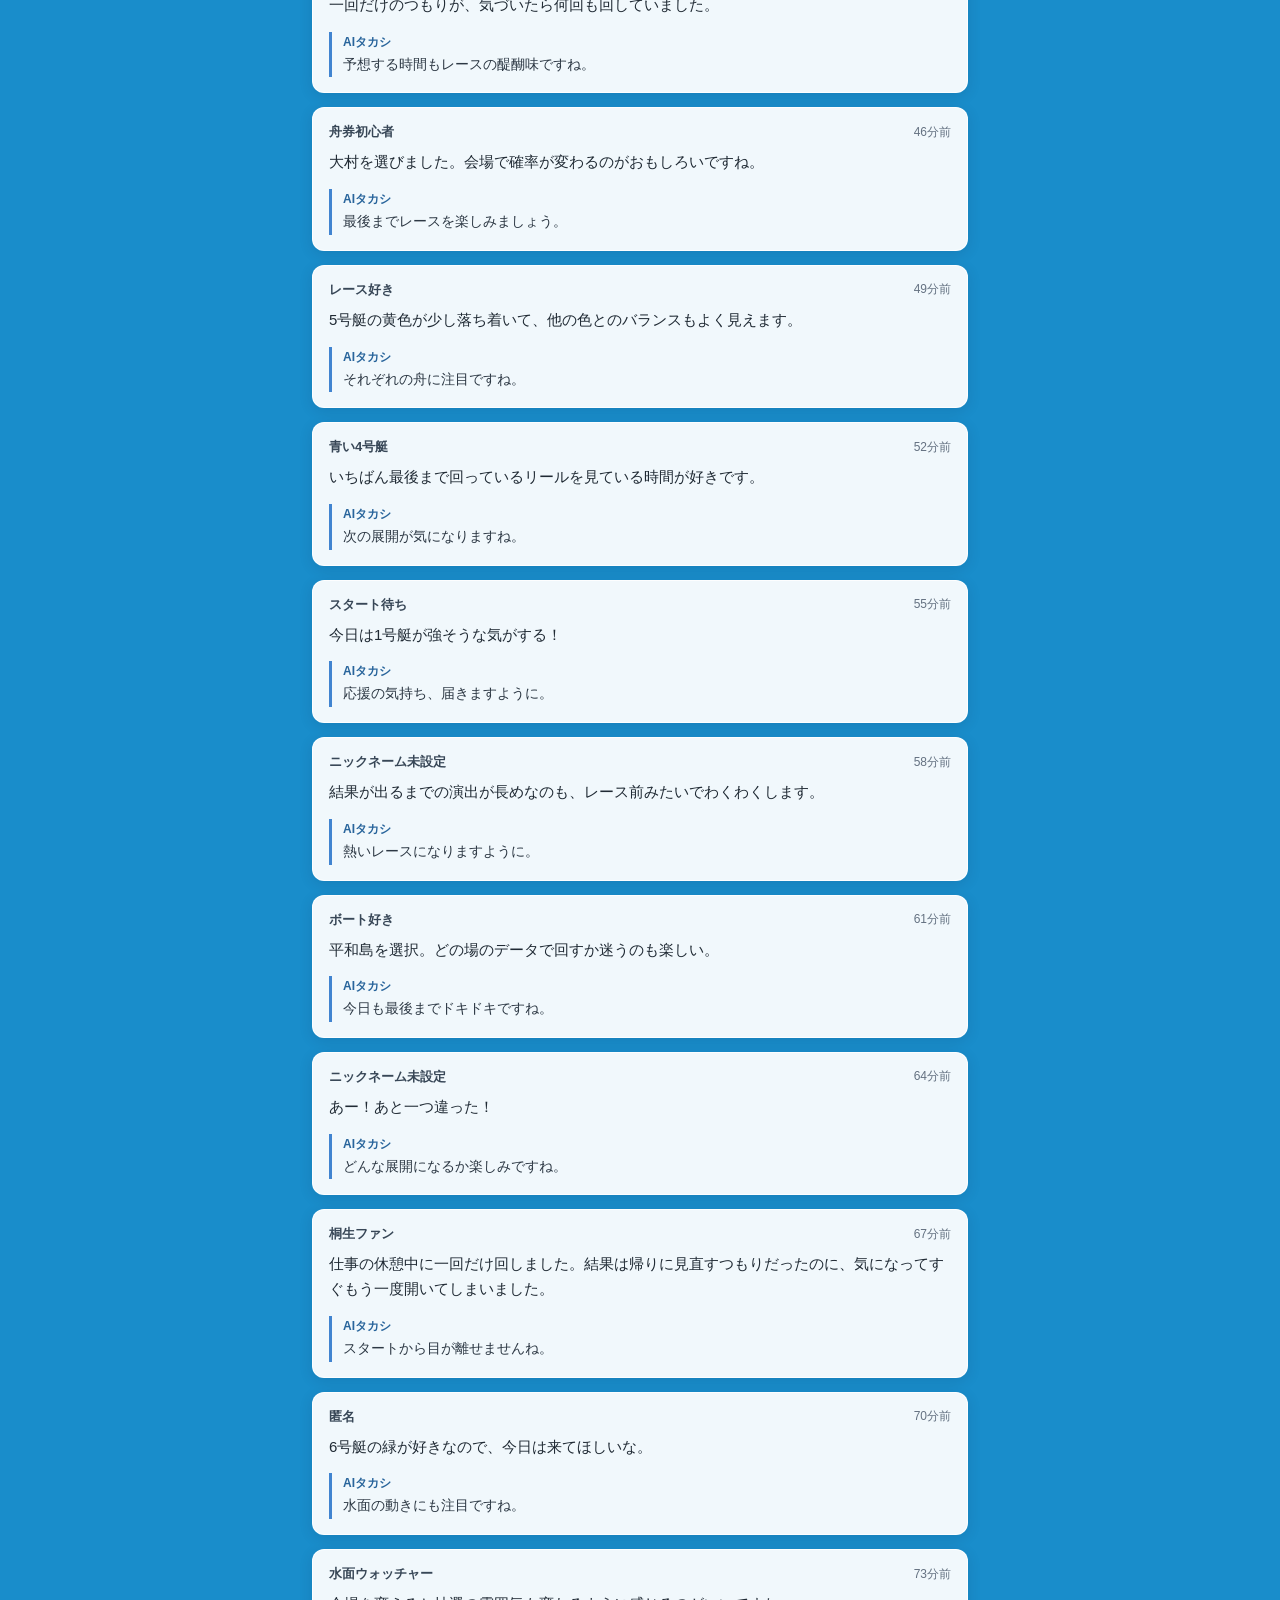
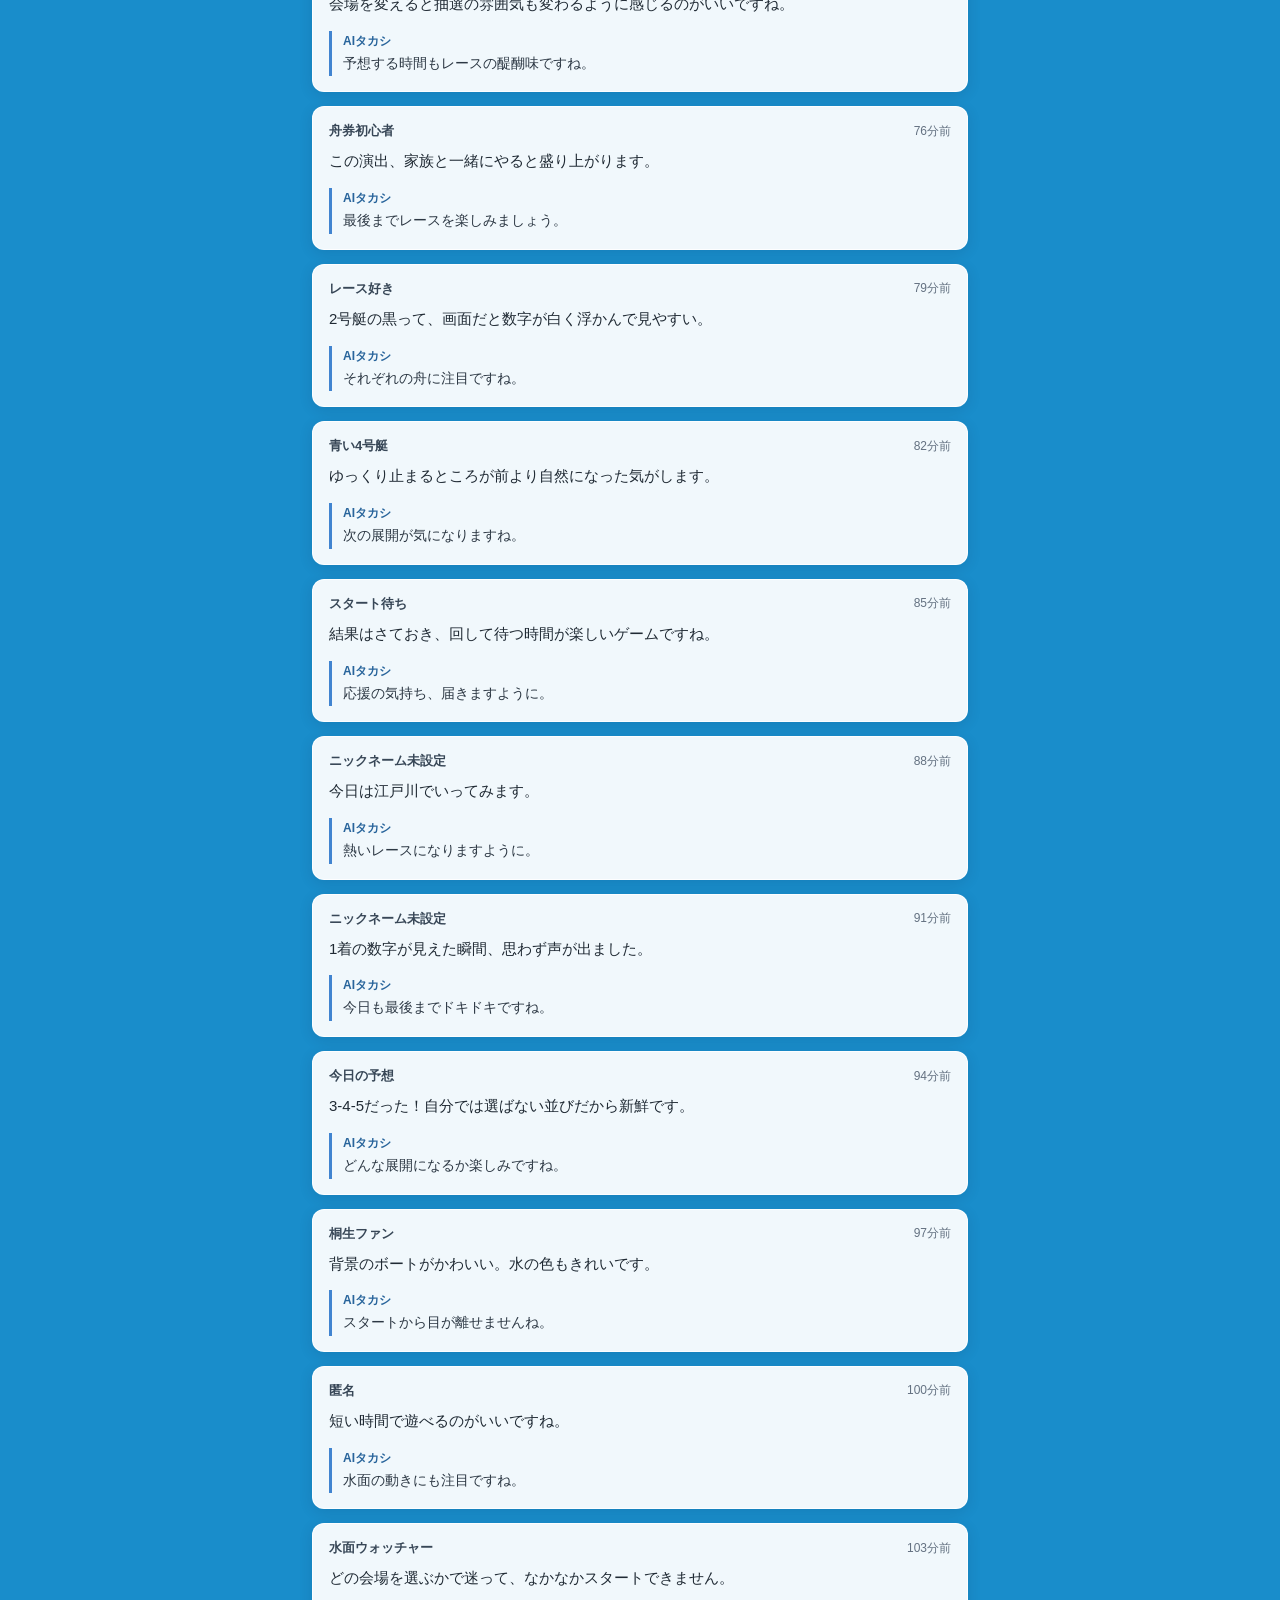
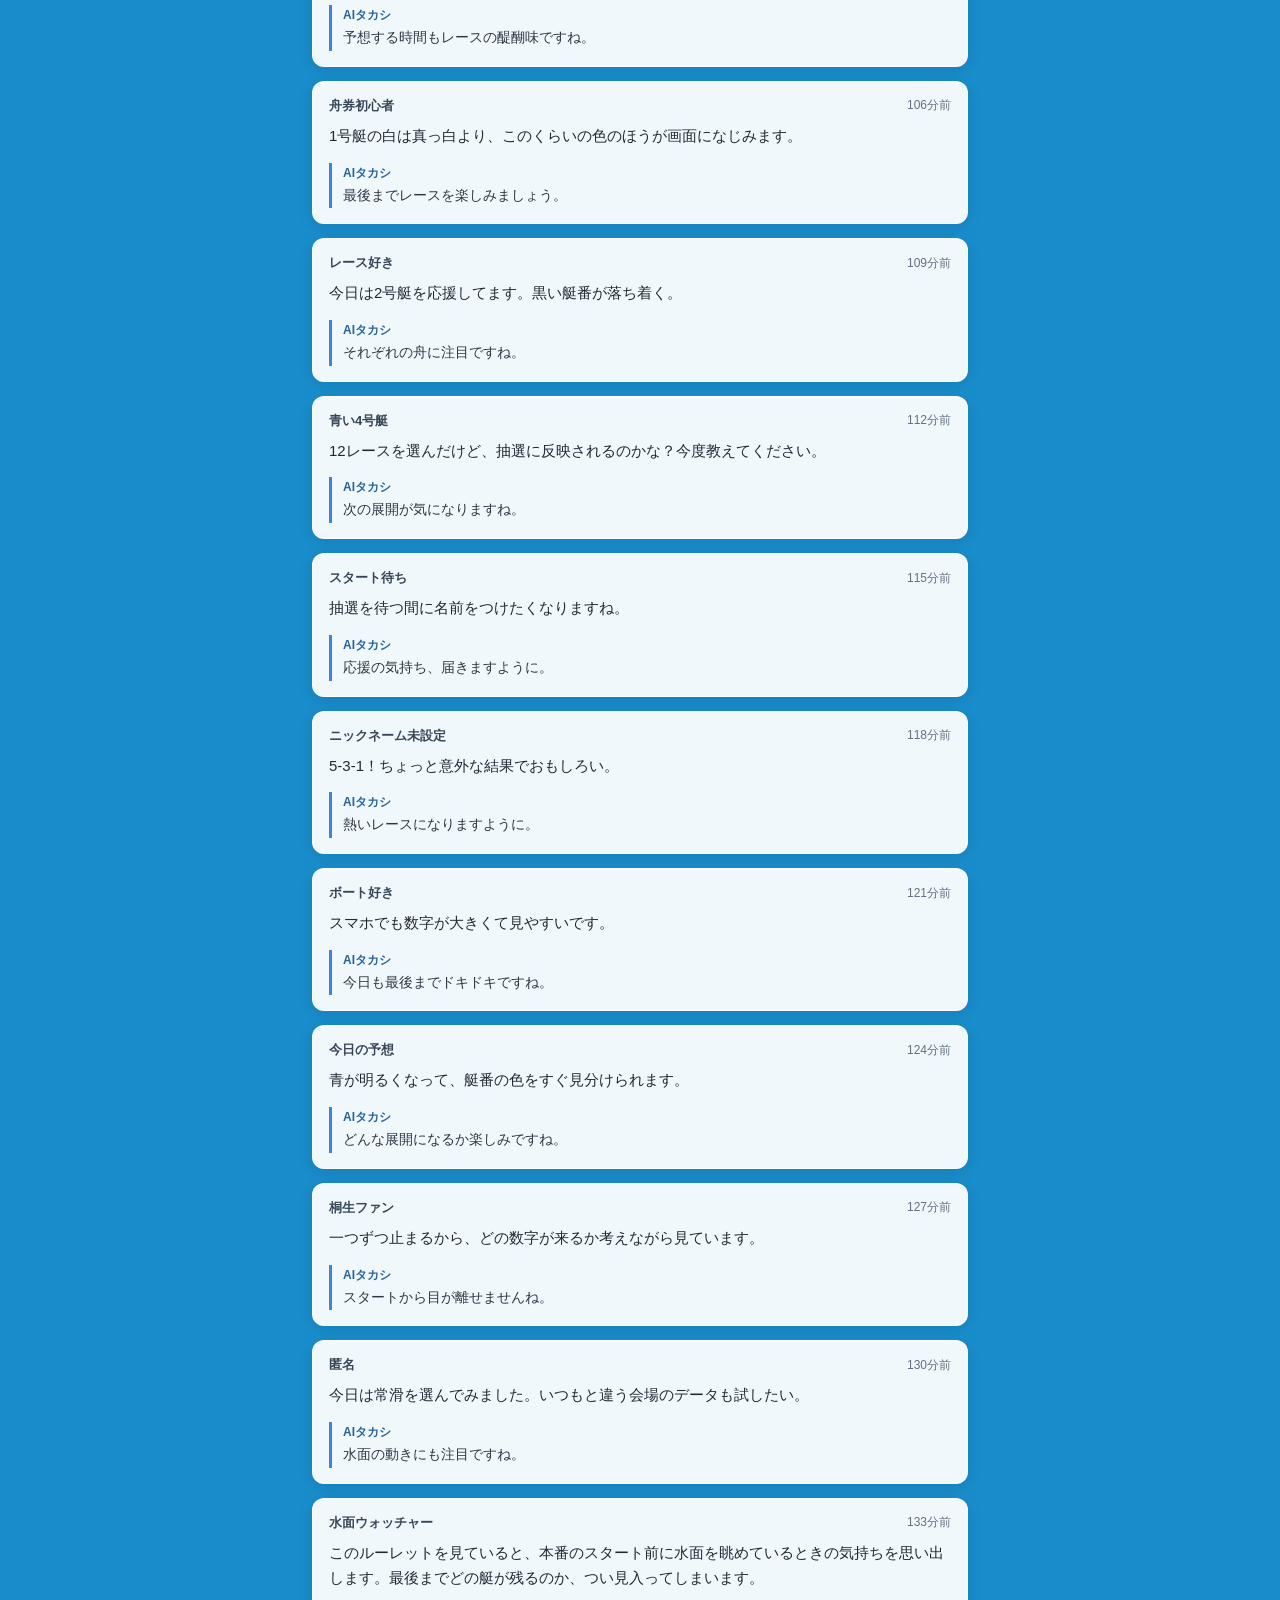
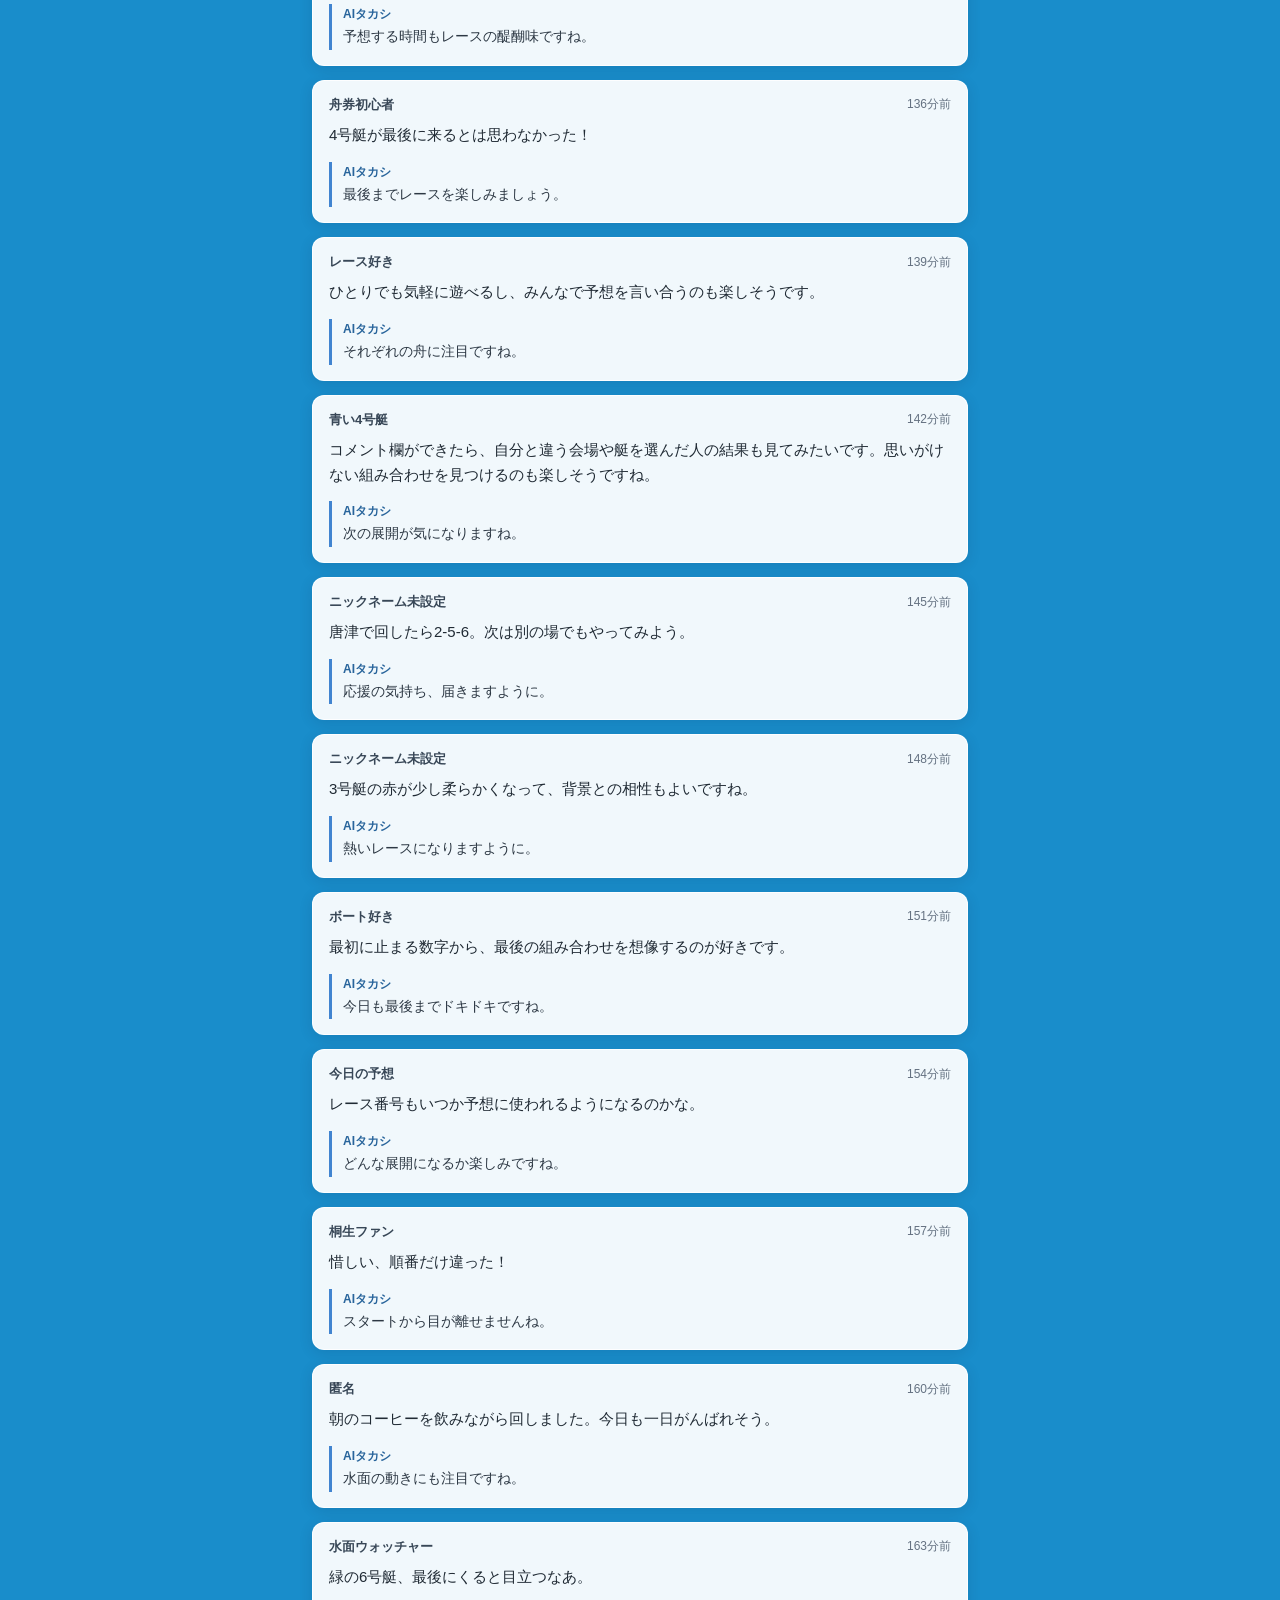
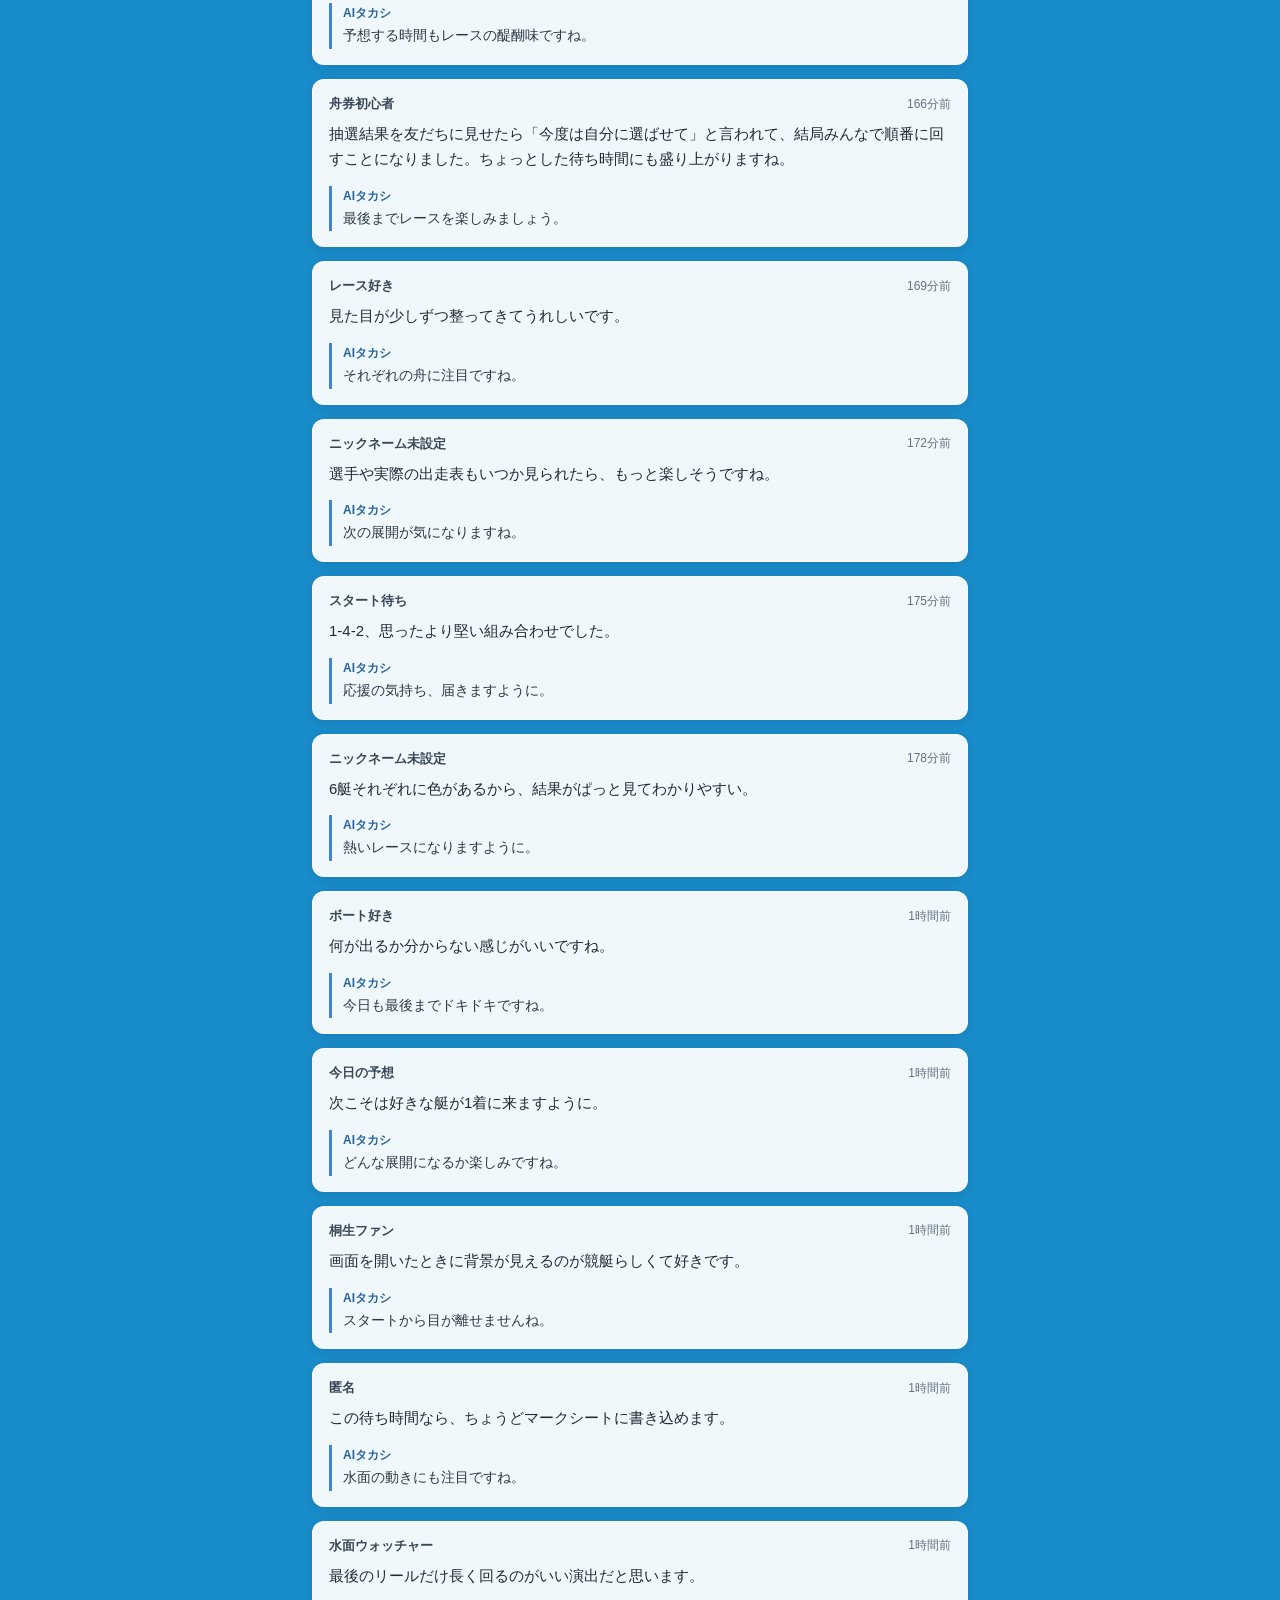
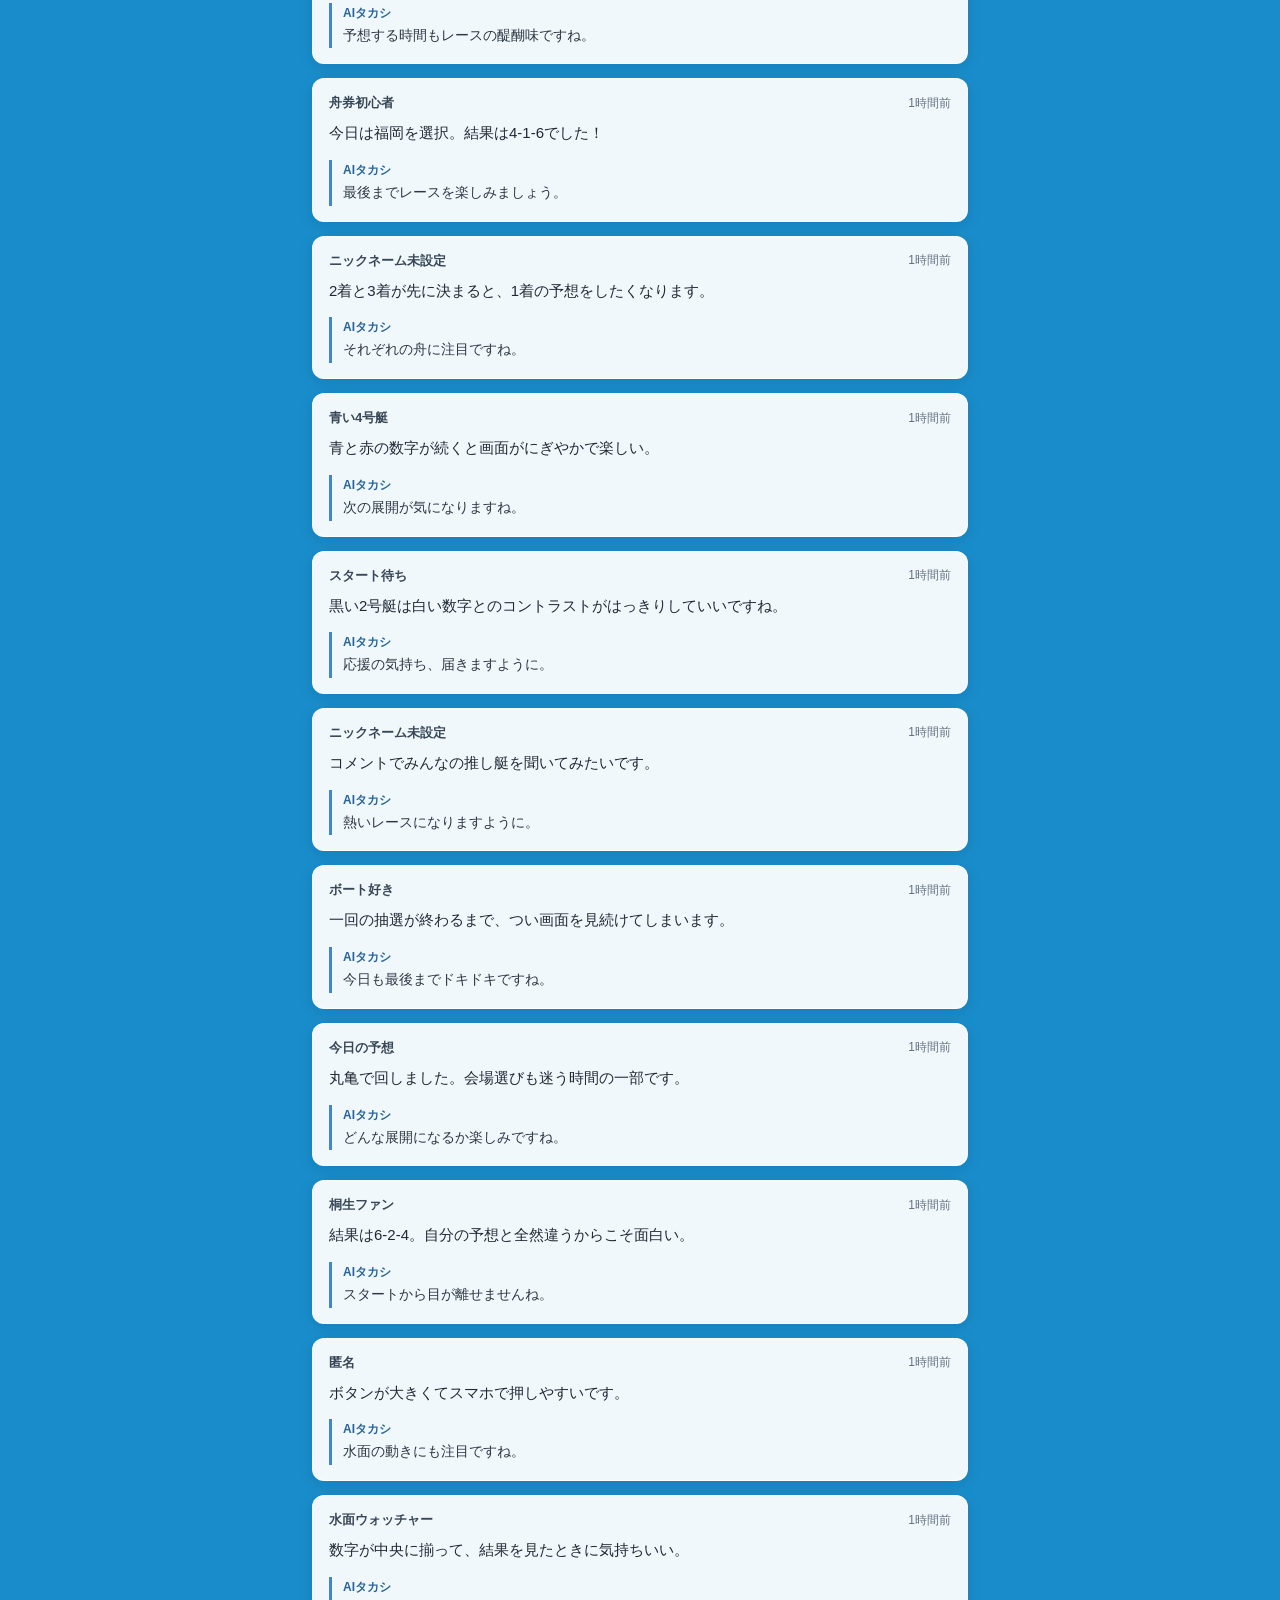
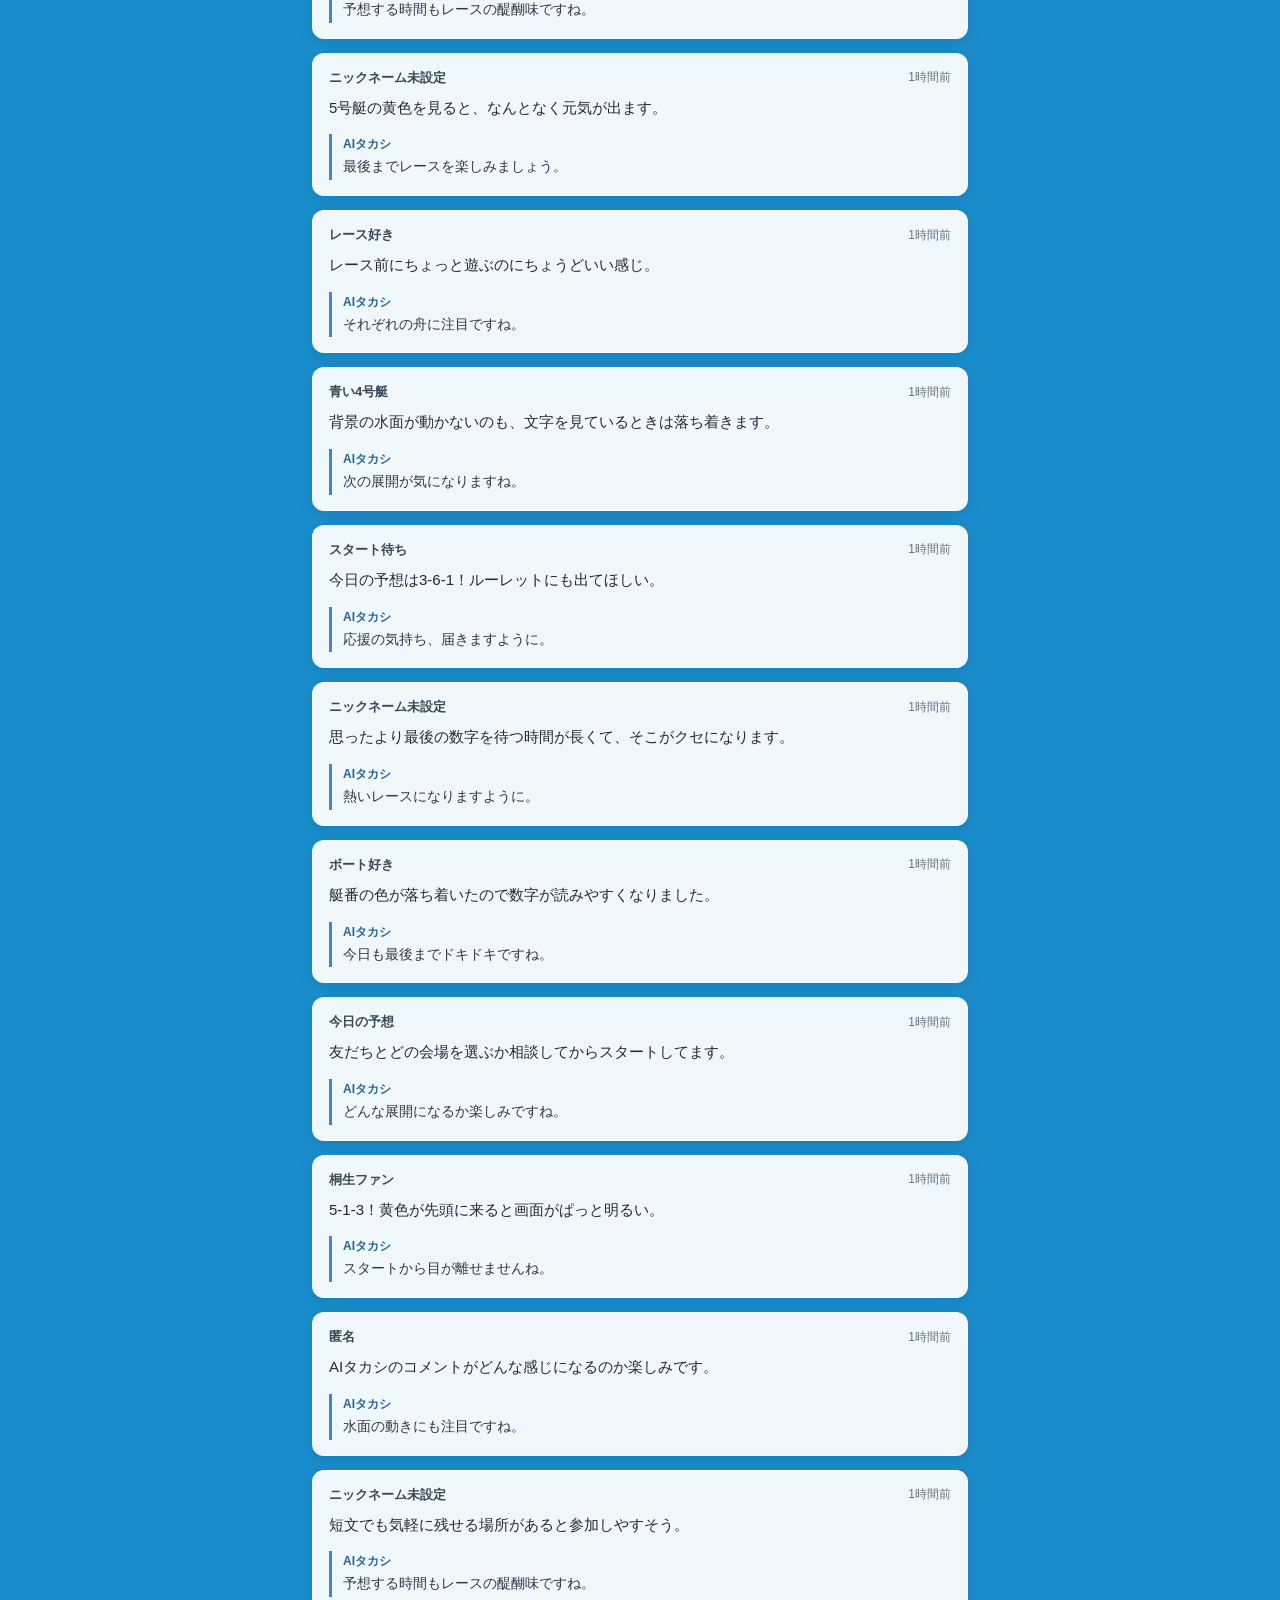
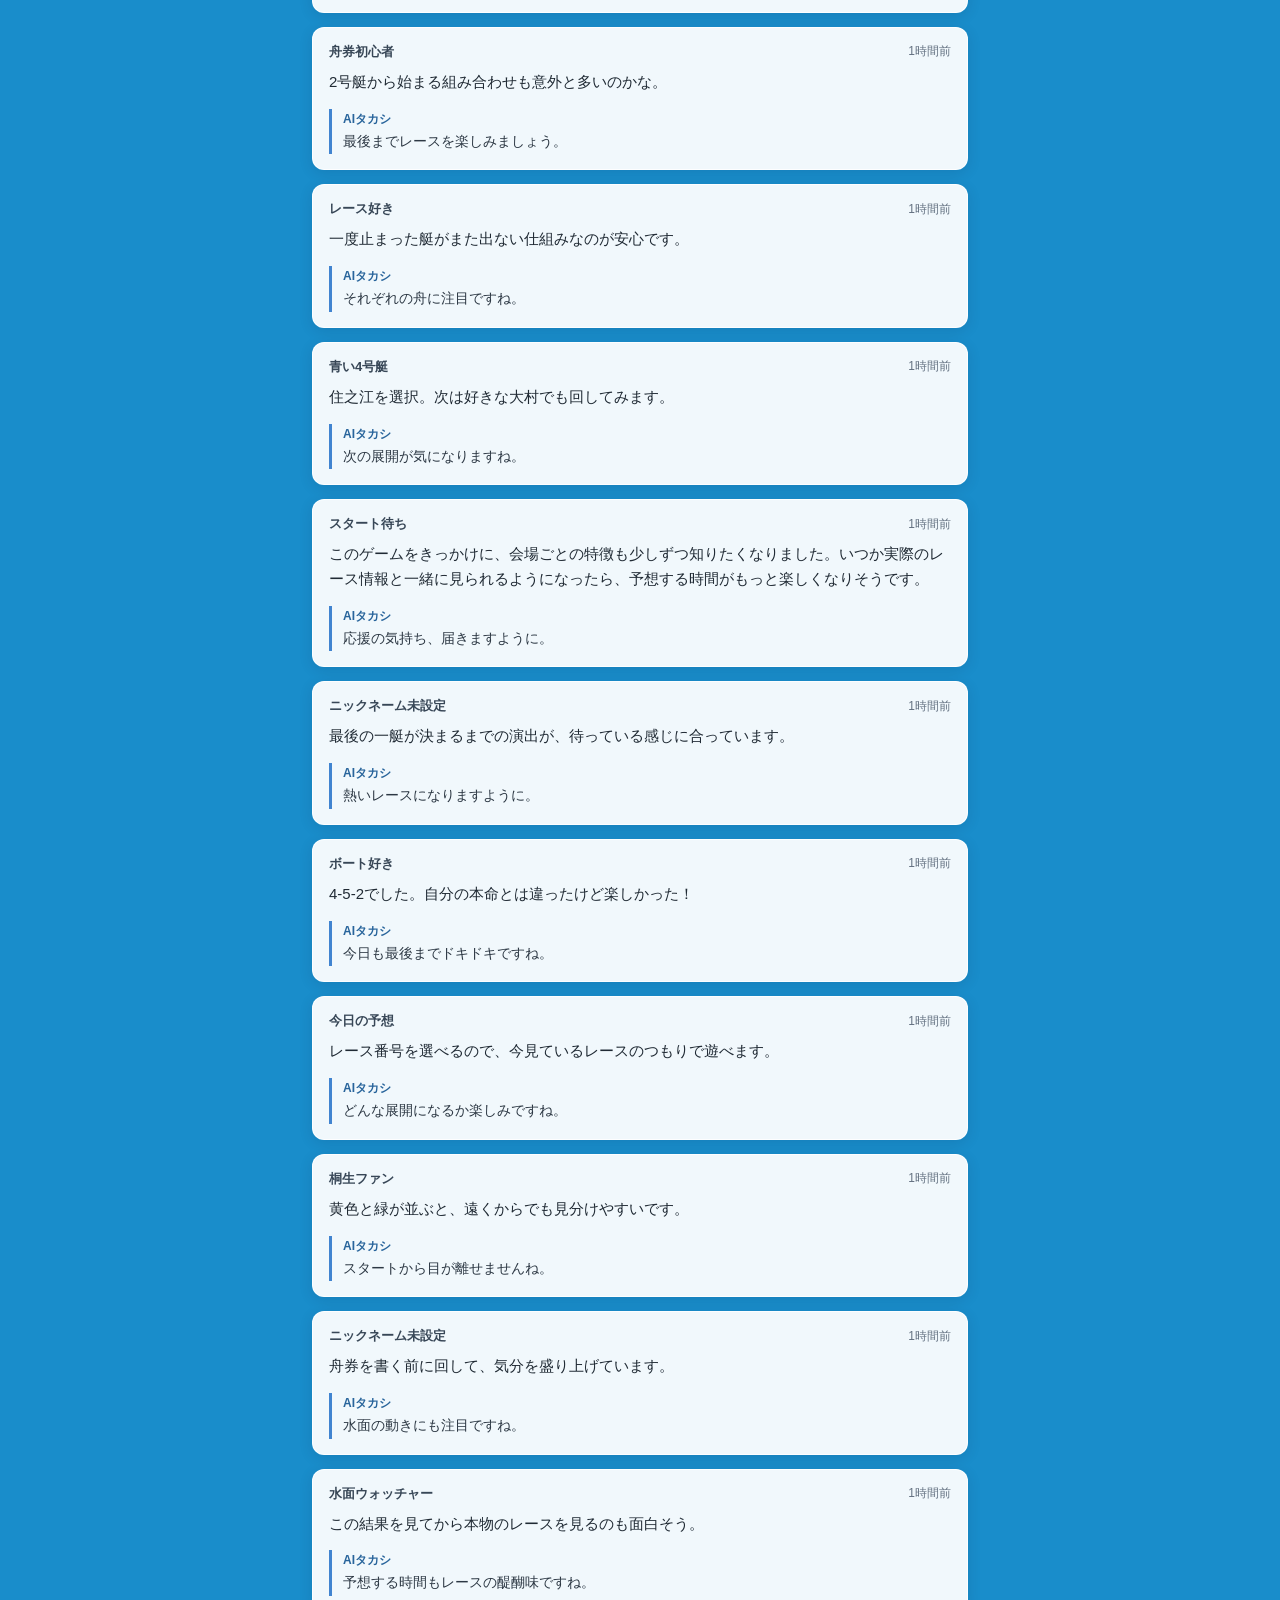
<file: comments-preview.html>
<!doctype html>
<html lang="ja">
<head>
  <meta charset="utf-8">
  <meta name="viewport" content="width=device-width, initial-scale=1">
  <title>コメント欄の画面案 | AIタカシの3連単予想</title>
  <link rel="stylesheet" href="style.css?ui=bg-v2">
  <style>
    body { display:block; }
    .preview-page { width:min(100%, 680px); margin:0 auto; padding:clamp(24px,6svh,64px) 12px 48px; }
    .preview-note { margin:0 4px 10px; color:#fff; font-size:12px; text-shadow:0 1px 4px #00264d; }
    .game-preview { margin:0 auto 24px; }
    .game-preview h1 { font-size:clamp(20px,5vw,28px); }
    .comment-title { width:fit-content; margin:0 auto 14px; padding:8px 18px; border-radius:999px; background:rgba(255,255,255,.94); color:#25364a; font-size:20px; line-height:1.25; }
    .comment-form, .comment-card { background:rgba(255,255,255,.94); border:1px solid rgba(255,255,255,.9); border-radius:12px; box-shadow:0 3px 14px rgba(0,28,58,.12); }
    .comment-form { padding:16px; }
    .field-label { display:block; margin:0 0 6px; color:#273442; font-size:14px; font-weight:600; }
    .nickname-input, .comment-input { display:block; width:100%; border:1px solid #8a929a; border-radius:7px; background:#fff; color:#1f2933; font:16px/1.45 system-ui,sans-serif; padding:10px 12px; }
    .nickname-input { height:46px; margin-bottom:14px; }
    .comment-input { min-height:104px; resize:vertical; }
    .privacy-hint { margin:7px 0 14px; color:#536171; font-size:12px; line-height:1.5; }
    .post-button { display:block; width:100%; min-height:46px; border:0; border-radius:7px; background:#174c73; color:#fff; font:600 16px system-ui,sans-serif; }
    .comments-list { display:grid; gap:14px; margin-top:18px; }
    .comment-card { padding:15px 16px; }
    .comment-meta { display:flex; align-items:center; justify-content:space-between; gap:12px; color:#384757; font-size:13px; }
    .comment-author { font-weight:700; }
    .comment-time { color:#647181; font-size:12px; }
    .comment-text { margin:9px 0 14px; color:#202a34; font-size:15px; line-height:1.65; }
    .reply { border-left:3px solid #4184d0; padding:2px 0 2px 11px; }
    .reply-label { color:#28649b; font-size:12px; font-weight:700; }
    .reply-text { margin:3px 0 0; color:#2d3844; font-size:14px; line-height:1.55; }
    @media (max-width:400px) { .preview-page { padding-inline:10px; } .comment-form,.comment-card { padding:13px; } }
  </style>
</head>
<body>
  <main class="preview-page">
    <p class="preview-note">画面案・サンプル100件（先頭にチップ案内の表示例）／投稿機能はありません</p>
    <section class="container game-preview" aria-label="ゲーム画面のイメージ">
      <h1>AIタカシの3連単予想</h1>
      <div class="selectors">
        <select aria-label="ボートレース場"><option>桐生</option></select>
        <select aria-label="レース"><option>1R</option></select>
      </div>
      <div id="results" aria-label="抽選結果の表示例">
        <div class="slot bg-1">1</div><div class="slot bg-2">2</div><div class="slot bg-3">3</div>
      </div>
      <button type="button">START</button>
    </section>

    <section aria-labelledby="comments-title">
      <h2 class="comment-title" id="comments-title">コメント</h2>
      <form class="comment-form">
        <label class="field-label" for="nickname">ニックネーム（任意）</label>
        <input class="nickname-input" id="nickname" type="text" placeholder="ニックネーム">
        <label class="field-label" for="comment">コメント</label>
        <textarea class="comment-input" id="comment" rows="3" placeholder="レースの感想をどうぞ"></textarea>
        <p class="privacy-hint">電話番号など個人情報は投稿前にチェックします。</p>
        <button class="post-button" type="button">コメントを投稿</button>
      </form>

      <div class="comments-list" id="comments-list" aria-label="サンプルコメント100件"></div>
    </section>
  </main>
  <script src="comments-preview-data.js"></script>
</body>
</html>
</file>
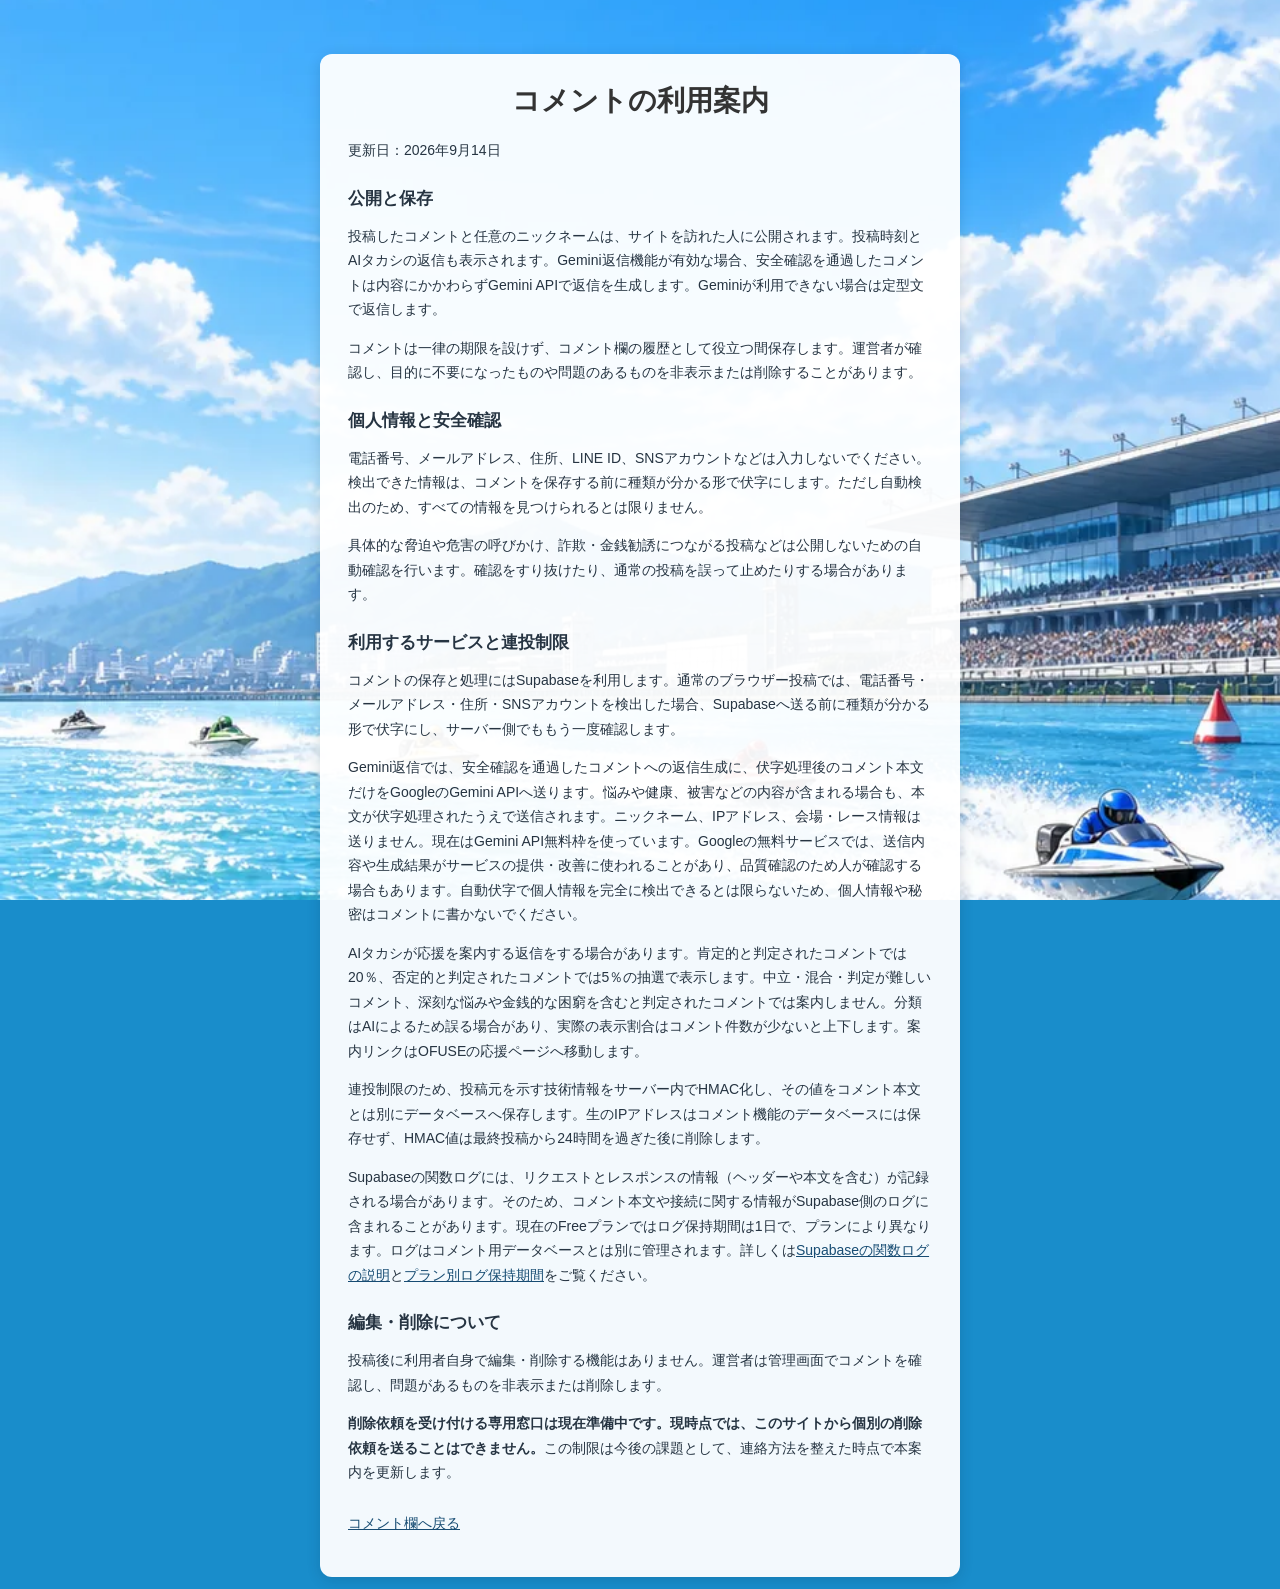
<file: privacy.html>
<!DOCTYPE html>
<html lang="ja">
<head>
    <meta charset="UTF-8">
    <meta name="viewport" content="width=device-width, initial-scale=1.0">
    <meta name="robots" content="index,follow">
    <title>コメントの利用案内 | AIタカシの3連単予想</title>
    <link rel="stylesheet" href="style.css?ui=bg-v2">
</head>
<body>
    <main class="privacy-page">
        <h1>コメントの利用案内</h1>
        <p>更新日：2026年9月14日</p>

        <h2>公開と保存</h2>
        <p>投稿したコメントと任意のニックネームは、サイトを訪れた人に公開されます。投稿時刻とAIタカシの返信も表示されます。Gemini返信機能が有効な場合、安全確認を通過したコメントは内容にかかわらずGemini APIで返信を生成します。Geminiが利用できない場合は定型文で返信します。</p>
        <p>コメントは一律の期限を設けず、コメント欄の履歴として役立つ間保存します。運営者が確認し、目的に不要になったものや問題のあるものを非表示または削除することがあります。</p>

        <h2>個人情報と安全確認</h2>
        <p>電話番号、メールアドレス、住所、LINE ID、SNSアカウントなどは入力しないでください。検出できた情報は、コメントを保存する前に種類が分かる形で伏字にします。ただし自動検出のため、すべての情報を見つけられるとは限りません。</p>
        <p>具体的な脅迫や危害の呼びかけ、詐欺・金銭勧誘につながる投稿などは公開しないための自動確認を行います。確認をすり抜けたり、通常の投稿を誤って止めたりする場合があります。</p>

        <h2>利用するサービスと連投制限</h2>
        <p>コメントの保存と処理にはSupabaseを利用します。通常のブラウザー投稿では、電話番号・メールアドレス・住所・SNSアカウントを検出した場合、Supabaseへ送る前に種類が分かる形で伏字にし、サーバー側でももう一度確認します。</p>
        <p>Gemini返信では、安全確認を通過したコメントへの返信生成に、伏字処理後のコメント本文だけをGoogleのGemini APIへ送ります。悩みや健康、被害などの内容が含まれる場合も、本文が伏字処理されたうえで送信されます。ニックネーム、IPアドレス、会場・レース情報は送りません。現在はGemini API無料枠を使っています。Googleの無料サービスでは、送信内容や生成結果がサービスの提供・改善に使われることがあり、品質確認のため人が確認する場合もあります。自動伏字で個人情報を完全に検出できるとは限らないため、個人情報や秘密はコメントに書かないでください。</p>
        <p>AIタカシが応援を案内する返信をする場合があります。肯定的と判定されたコメントでは20％、否定的と判定されたコメントでは5％の抽選で表示します。中立・混合・判定が難しいコメント、深刻な悩みや金銭的な困窮を含むと判定されたコメントでは案内しません。分類はAIによるため誤る場合があり、実際の表示割合はコメント件数が少ないと上下します。案内リンクはOFUSEの応援ページへ移動します。</p>
        <p>連投制限のため、投稿元を示す技術情報をサーバー内でHMAC化し、その値をコメント本文とは別にデータベースへ保存します。生のIPアドレスはコメント機能のデータベースには保存せず、HMAC値は最終投稿から24時間を過ぎた後に削除します。</p>
        <p>Supabaseの関数ログには、リクエストとレスポンスの情報（ヘッダーや本文を含む）が記録される場合があります。そのため、コメント本文や接続に関する情報がSupabase側のログに含まれることがあります。現在のFreeプランではログ保持期間は1日で、プランにより異なります。ログはコメント用データベースとは別に管理されます。詳しくは<a href="https://supabase.com/docs/guides/functions/logging" target="_blank" rel="noopener noreferrer">Supabaseの関数ログの説明</a>と<a href="https://supabase.com/pricing" target="_blank" rel="noopener noreferrer">プラン別ログ保持期間</a>をご覧ください。</p>

        <h2>編集・削除について</h2>
        <p>投稿後に利用者自身で編集・削除する機能はありません。運営者は管理画面でコメントを確認し、問題があるものを非表示または削除します。</p>
        <p><strong>削除依頼を受け付ける専用窓口は現在準備中です。現時点では、このサイトから個別の削除依頼を送ることはできません。</strong>この制限は今後の課題として、連絡方法を整えた時点で本案内を更新します。</p>

        <p class="privacy-back"><a href="index.html#comments-title">コメント欄へ戻る</a></p>
    </main>
</body>
</html>
</file>
<file: style.css>
* { box-sizing: border-box; }

body {
  font-family: sans-serif;
  margin: 0;
  min-height: 100vh;
  min-height: 100svh;
  display: flex;
  justify-content: center;
  align-items: flex-start;
  padding: clamp(24px, 6svh, 80px) max(12px, env(safe-area-inset-right)) max(12px, env(safe-area-inset-bottom)) max(12px, env(safe-area-inset-left));
  isolation: isolate;
  background-color: #198dcb;
}
/* Size the background to the viewport, independently of the comment list. */
body::before {
  content: "";
  position: fixed;
  inset: 0;
  z-index: -1;
  pointer-events: none;
  background: url('boat-bg-v2.webp') center center / cover no-repeat;
}
.container {
  max-width: 640px;
  width: 100%;
  background-color: rgba(255, 255, 255, 0.85);
  padding: clamp(12px, 3vw, 20px);
  border-radius: 12px;
}
.site-stack {
  display: grid;
  gap: 18px;
  width: min(100%, 640px);
  padding-bottom: 24px;
}
.comments-section { width: 100%; }
.privacy-page {
  width: min(100%, 640px);
  padding: clamp(18px, 4vw, 28px);
  border-radius: 12px;
  background: rgba(255,255,255,.95);
  color: #263442;
  box-shadow: 0 3px 14px rgba(0,28,58,.16);
}
.privacy-page h1 { margin-bottom: 18px; }
.privacy-page h2 { margin: 24px 0 8px; font-size: 17px; }
.privacy-page p, .privacy-page li { font-size: 14px; line-height: 1.75; }
.privacy-page ul { padding-left: 1.35em; }
.privacy-page a { color: #174c73; }
.privacy-back { margin-top: 26px; }
.comment-title { width: fit-content; margin: 0 auto 14px; padding: 8px 18px; border-radius: 999px; background: rgba(255,255,255,.94); color: #25364a; font-size: 20px; line-height: 1.25; }
.comment-form, .comment-card { background: rgba(255,255,255,.94); border: 1px solid rgba(255,255,255,.9); border-radius: 12px; box-shadow: 0 3px 14px rgba(0,28,58,.12); }
.comment-form { padding: 16px; }
.field-label { display: block; margin: 0 0 6px; color: #273442; font-size: 14px; font-weight: 600; }
.nickname-input, .comment-input { display: block; width: 100%; border: 1px solid #8a929a; border-radius: 7px; background: #fff; color: #1f2933; font: 16px/1.45 system-ui,sans-serif; padding: 10px 12px; }
.nickname-input { height: 46px; margin-bottom: 14px; }
.comment-input { min-height: 104px; resize: vertical; }
.form-meta { display: flex; align-items: end; justify-content: space-between; gap: 12px; margin: 7px 0 14px; }
.privacy-hint { margin: 0; color: #536171; font-size: 12px; line-height: 1.5; }
.character-count { flex: 0 0 auto; color: #647181; font-size: 12px; font-variant-numeric: tabular-nums; }
.comment-status { margin: 0 0 10px; color: #273442; font-size: 13px; line-height: 1.5; }
.comment-status:empty { display: none; }
.comment-status.is-error { color: #a32222; }
.post-button { display: block; width: 100%; min-height: 46px; border: 0; border-radius: 7px; background: #174c73; color: #fff; font: 600 16px system-ui,sans-serif; }
.post-button:disabled { background: #8795a2; cursor: wait; }
.comments-list { display: grid; gap: 14px; margin-top: 18px; }
.comments-loading { margin: 14px 0; color: #fff; font: 12px/1.4 system-ui,sans-serif; text-align: center; text-shadow: 0 1px 4px #00264d; }
.comments-loading[hidden] { display: none; }
.comments-load-status { margin: 14px 0; color: #fff; font-size: 13px; line-height: 1.5; text-align: center; text-shadow: 0 1px 4px #00264d; }
.comments-load-status:empty { display: none; }
.comments-retry { min-height: 40px; margin: 0 0 12px; padding: 8px 14px; border-radius: 7px; background: rgba(255,255,255,.95); color: #174c73; font: 600 14px system-ui,sans-serif; }
.comments-retry[hidden] { display: none; }
.comments-sentinel { height: 1px; }
.comment-card { padding: 15px 16px; }
.comment-meta { display: flex; align-items: center; justify-content: space-between; gap: 12px; color: #384757; font-size: 13px; }
.comment-author { font-weight: 700; }
.comment-time { color: #647181; font-size: 12px; }
.comment-text { margin: 9px 0 14px; color: #202a34; font-size: 15px; line-height: 1.65; white-space: pre-wrap; overflow-wrap: anywhere; }
.comments-empty { margin: 18px 0; color: #fff; font-size: 14px; text-align: center; text-shadow: 0 1px 4px #00264d; }
.reply { border-left: 3px solid #4184d0; padding: 2px 0 2px 11px; }
.reply-label { color: #28649b; font-size: 12px; font-weight: 700; }
.reply-text { margin: 3px 0 0; color: #2d3844; font-size: 14px; line-height: 1.55; }
.tip-link { display: inline-flex; align-items: center; min-height: 34px; margin-top: 10px; padding: 6px 11px; border: 1px solid rgba(40,100,155,.35); border-radius: 7px; background: rgba(244,249,253,.96); color: #245f94; font-size: 13px; line-height: 1.35; text-decoration: none; }
.tip-link:focus-visible { outline: 2px solid #1769aa; outline-offset: 2px; }
.tip-link:hover { background: #e8f2fa; }
h1 { margin-top: 0; margin-bottom: 20px; font-size: clamp(18px, 5vw, 28px); color: #333; text-align: center; }
.selectors { display: flex; gap: 10px; margin-bottom: 20px; }
select {
  appearance: none;
  -webkit-appearance: none;
  flex: 1;
  min-width: 0;
  height: 48px;
  min-height: 48px;
  padding: 0 40px 0 12px;
  border: 1px solid #777;
  border-radius: 6px;
  color: #222;
  background-color: #fff;
  background-image: url("data:image/svg+xml,%3Csvg xmlns='http://www.w3.org/2000/svg' width='12' height='8' viewBox='0 0 12 8'%3E%3Cpath d='M1 1l5 5 5-5' fill='none' stroke='%23333' stroke-width='2'/%3E%3C/svg%3E");
  background-repeat: no-repeat;
  background-position: right 12px center;
  background-size: 12px 8px;
  font-family: system-ui, sans-serif;
  font-size: 16px;
  font-weight: 500;
  line-height: 1.25;
}
select:focus-visible {
  outline: 2px solid #1769aa;
  outline-offset: 2px;
}
select option:disabled {
  color: #8b949e;
  background: #e5e7eb;
}
#results { display: flex; justify-content: center; gap: 10px; margin-bottom: 20px; }
.slot { 
  --slot-size: clamp(64px, 21vw, 100px);
  width: var(--slot-size); height: var(--slot-size);
  display: flex; justify-content: center; align-items: center; 
  font-size: clamp(32px, 10vw, 48px); font-weight: bold; border-radius: 12px; border: 3px solid #333; flex-shrink: 0;
  overflow: hidden;
  position: relative;
  box-sizing: border-box;
  --item-height: calc(var(--slot-size) - 6px);
}

.reel {
  position: absolute;
  top: 0;
  width: 100%;
  transition: transform 1.5s cubic-bezier(0.2, 0.8, 0.3, 1);
  transform: translateY(calc(var(--item-height) * -12));
}

.item {
  width: 100%; height: var(--item-height);
  display: flex; justify-content: center; align-items: center;
}

.boat-number {
  font-family: Arial, sans-serif;
  line-height: 1;
}

@keyframes spin {
  0% { transform: translateY(calc(var(--item-height) * -12)); }
  100% { transform: translateY(calc(var(--item-height) * -6)); }
}

.spinning .reel {
  animation: spin 1s linear infinite;
  transition: none;
}

/* BOAT RACE公式オッズ画面の艇色に合わせる。 */
.bg-1 { background-color: #EBEBEB; color: #000000; }
.bg-2 { background-color: #505050; color: #FFFFFF; }
.bg-3 { background-color: #F04141; color: #FFFFFF; }
.bg-4 { background-color: #4184D0; color: #FFFFFF; }
.bg-5 { background-color: #ECE962; color: #000000; }
.bg-6 { background-color: #54B74D; color: #FFFFFF; }

button { padding: 15px 30px; font-size: 20px; cursor: pointer; width: 100%; background-color: #333; color: #fff; border: none; border-radius: 8px; }
button:disabled { background-color: #ccc; cursor: not-allowed; }

.version {
  margin-top: 8px;
  color: #777;
  font-size: 11px;
  line-height: 1.2;
  text-align: right;
}

@media (max-width: 400px) {
  .comment-form, .comment-card { padding: 13px; }
}

/* Compact game-first comments UI and keyboard-safe composer. */
.comment-heading {
  display: flex;
  align-items: center;
  justify-content: space-between;
  gap: 12px;
  width: min(100%, 640px);
  margin: 0 auto 12px;
}
.comment-heading .comment-title { margin: 0; }
.comment-open {
  width: auto;
  min-height: 42px;
  padding: 8px 16px;
  border-radius: 999px;
  background: rgba(255,255,255,.96);
  color: #1266c5;
  font-size: 15px;
  font-weight: 700;
  box-shadow: 0 3px 12px rgba(0,28,58,.16);
}
.comment-form[hidden] { display: none !important; }
body.comment-composer-open::after {
  content: "";
  position: fixed;
  inset: 0;
  z-index: 10;
  background: rgba(4,27,51,.45);
}
.comment-form.is-open {
  display: grid;
  position: fixed;
  z-index: 11;
  left: 50%;
  bottom: var(--keyboard-height, 0px);
  transform: translateX(-50%);
  width: min(640px, calc(100% - 24px));
  max-height: min(72svh, 560px);
  overflow-y: auto;
  margin: 0;
  padding: 16px;
  border-radius: 18px 18px 0 0;
  background: rgba(255,255,255,.98);
  box-shadow: 0 -8px 30px rgba(0,28,58,.24);
}
.comment-form-header {
  display: flex;
  align-items: center;
  justify-content: space-between;
  margin-bottom: 12px;
  color: #172a3c;
  font-size: 20px;
}
.comment-close {
  width: 40px;
  min-height: 40px;
  padding: 0;
  border-radius: 50%;
  background: transparent;
  color: #647181;
  font-size: 28px;
  line-height: 1;
}
.comment-form.is-open .post-button {
  width: min(180px, 42%);
  justify-self: end;
  min-height: 46px;
  padding: 8px 18px;
  border-radius: 12px;
  background: #1677ee;
  box-shadow: 0 3px 10px rgba(22,119,238,.28);
}

/* Game panel hierarchy from the approved mobile reference. */
.container {
  max-width: 620px;
  padding: clamp(14px, 3vw, 22px);
  background: rgba(237,247,255,.78);
  box-shadow: 0 8px 26px rgba(0,28,58,.14);
}
.container h1 {
  margin-bottom: 14px;
  color: #fff;
  text-shadow: 0 2px 8px rgba(0,35,75,.45);
}
.selectors { gap: 8px; margin-bottom: 14px; }
.selectors select { height: 44px; min-height: 44px; border-color: rgba(40,82,115,.28); background-color: rgba(255,255,255,.9); }
#results { gap: 8px; margin-bottom: 14px; }
.slot {
  --slot-size: clamp(64px, 19vw, 88px);
  border-width: 2px;
  border-radius: 14px;
  font-size: clamp(32px, 9vw, 44px);
}
#start-btn {
  display: block;
  width: min(210px, 72%);
  min-height: 46px;
  margin: 0 auto;
  padding: 9px 20px;
  border-radius: 12px;
  background: #1677ee;
  box-shadow: 0 4px 12px rgba(22,119,238,.3);
}
.version { color: rgba(23,54,81,.58); }
@media (max-width: 400px) {
  .comment-form.is-open { width: calc(100% - 16px); padding: 14px; }
  .comment-form-header { font-size: 18px; }
  .comment-open { padding-inline: 13px; font-size: 14px; }
}
</file>
<file: ui-reference.css>
/* Approved design references: docs/design/UI-DESIGN.md.
   Scoped to the live page so archived preview pages keep their original layout. */
.reference-ui {
  --ink: #111f33;
  --blue: #0875f4;
  --panel-inline-inset: 7px;
  font-family: "Noto Sans JP", "Hiragino Kaku Gothic ProN", "Yu Gothic", Meiryo, sans-serif;
  color: var(--ink);
  padding: max(13px, env(safe-area-inset-top)) max(15px, env(safe-area-inset-right)) max(28px, env(safe-area-inset-bottom)) max(15px, env(safe-area-inset-left));
  -webkit-text-size-adjust: 100%;
}
.reference-ui button, .reference-ui select, .reference-ui input, .reference-ui textarea { font-family: inherit; }
.reference-ui .site-stack { width: min(100%, 480px); gap: 0; }
.reference-ui .game-hero { min-height: 0; padding-inline: var(--panel-inline-inset); padding-bottom: 10px; }
.reference-ui #site-title {
  position: relative; display: flex; align-items: center; justify-content: center; gap: 0;
  height: clamp(84px, 22vw, 112px);
  margin: 0 0 10px;
  color: #fff;
  font-size: clamp(18px, 5.4vw, 30px);
  line-height: 1.35;
  letter-spacing: -.04em;
  font-weight: 800;
  white-space: normal;
  overflow-wrap: anywhere;
  text-shadow: 0 2px 3px #195c9466, 0 5px 14px #15549b44;
}
.reference-ui #site-title span {
  position: absolute; z-index: 2; left: 50%; top: 50%;
  transform: translate(-50%, -50%); width: max-content; max-width: 100%;
  white-space: nowrap; text-align: center;
}
.reference-ui .title-avatar {
  position: absolute; z-index: 1; left: -31px; top: -13px;
  flex: none; width: clamp(86px, 27.2vw, 112px); height: clamp(86px, 27.2vw, 112px);
  max-width: none; max-height: none; border-radius: 0; object-fit: contain;
  pointer-events: none;
}
.reference-ui .selectors {
  width: 64%; min-width: 220px; max-width: 280px;
  margin: 0 auto 8px; gap: 0; padding: 5px 9px;
  border: 1px solid #ffffffb3; border-radius: 13px;
  background: linear-gradient(120deg, rgba(255,255,255,.85), rgba(230,246,255,.85));
  box-shadow: inset 0 1px 1px #fff, 0 2px 6px #155d9020;
}
.reference-ui .selectors select {
  border: 0; border-radius: 0; background-color: transparent;
  height: 34px; min-height: 34px;
  color: #14263c; font-size: 20px; font-weight: 700;
  padding: 0 28px 0 15px; background-position: right 9px center;
}
.reference-ui .race-select-shell { position: relative; flex: 1; min-width: 0; height: 34px; padding: 0 28px 0 15px; border-left: 1px solid #7794ac50; }
.reference-ui .race-select-shell select { position: absolute; inset: 0; display: block; width: 100%; overflow-x: hidden; }
.reference-ui #race-selected-label { display: none; }
.reference-ui #race-select.race-compact { color: transparent; }
.reference-ui #race-select option { color: #14263c; }
.reference-ui #race-select.race-compact + #race-selected-label {
  display: flex; align-items: center; position: absolute; inset: 0 28px 0 15px;
  pointer-events: none; color: #14263c; font-size: 20px; font-weight: 700;
  white-space: nowrap;
}
.reference-ui #race-select:disabled + #race-selected-label { opacity: .55; }
@media (forced-colors: active) {
  .reference-ui #race-select.race-compact { forced-color-adjust: none; }
  .reference-ui #race-select.race-compact + #race-selected-label { color: CanvasText; }
  .reference-ui #race-select:disabled + #race-selected-label { color: GrayText; opacity: 1; }
}
.reference-ui .selectors select option[data-available="true"] { color: #14263c; }
.reference-ui .selectors select option:disabled { color: #6b7785; background: #e5e7eb; }
.reference-ui .game-panel {
  position: relative; width: 100%; max-width: none;
  border-radius: 16px; padding: 16px 18px 4px;
  border: 1px solid #ffffffcc;
  background: linear-gradient(118deg, rgba(237,250,255,.85) 0%, rgba(223,243,255,.85) 55%, rgba(255,255,255,.85) 100%);
  box-shadow: inset 0 1px 2px #fff, 0 4px 14px #1e609224;
}
.reference-ui .favorite-label {
  display: inline-flex;
  align-items: center;
  min-height: 28px;
  margin: -2px 0 8px;
  padding: 4px 11px;
  border: 1px solid #ffffffd9;
  border-radius: 999px;
  background: #ffffffed;
  color: #102a56;
  font-size: 16px;
  font-weight: 800;
  line-height: 1.2;
  box-shadow: 0 2px 5px #1c609022;
}
.reference-ui #results { gap: clamp(10px, 2.8vw, 18px); margin-bottom: 9px; }
.reference-ui .slot {
  --slot-size: clamp(72px, 22.5vw, 108px);
  --item-height: var(--slot-size);
  border: 0; border-radius: 15px;
  font-size: clamp(52px, 15vw, 76px);
  box-shadow: 0 2px 3px #10263a30, 0 5px 9px #123b5220;
}
.reference-ui .slot::after {
  content: ""; position: absolute; inset: 0; border-radius: inherit;
  pointer-events: none;
  box-shadow: inset 0 2px 1px #ffffff75, inset 2px 0 2px #ffffff35, inset 0 -1px 2px #00000025;
  border: 1px solid #ffffff30;
}
.reference-ui .boat-number { font-family: Arial, Helvetica, sans-serif; font-weight: 700; letter-spacing: -.045em; padding-right: .045em; }
.reference-ui .bg-1 { background: linear-gradient(140deg, #edf0f5, #d8dfe7 90%); color: #142235; }
.reference-ui .bg-2 { background: linear-gradient(135deg, #555e65, #3d444a 95%); color: #fff; }
.reference-ui .bg-3 { background: linear-gradient(140deg, #ff666b, #fa414b); color: #fff; }
.reference-ui .bg-4 { background: linear-gradient(140deg, #559ce6, #3275bb); color: #fff; }
.reference-ui .bg-5 { background: linear-gradient(140deg, #f8f48a, #e2db46); color: #172537; }
.reference-ui .bg-6 { background: linear-gradient(140deg, #70c98b, #3da360); color: #fff; }
.reference-ui #start-btn, .reference-ui .post-button {
  color: #fff; font-weight: 700; letter-spacing: .025em;
  background: linear-gradient(180deg, #2f97ff 0%, #147af4 55%, #0765e9 100%);
  border: 1px solid #0873f5;
  box-shadow: inset 0 2px 2px #ffffff55, inset 0 -2px 1px #0455c650, 0 3px 4px #12468040, 0 4px 10px #1971bd25;
}
.reference-ui #start-btn { width: 64%; min-height: 44px; margin: 0 auto; padding: 8px 16px; font-size: 22px; line-height: 1.2; border-radius: 13px; }
.reference-ui #start-btn:active, .reference-ui .post-button:active { filter: brightness(.96); transform: translateY(1px); }
.reference-ui #start-btn:disabled, .reference-ui .post-button:disabled { opacity: .65; cursor: wait; }
.reference-ui .prediction-status { min-height: 0; margin: 0; text-align: center; }
.reference-ui .prediction-status.is-visually-hidden {
  position: absolute; width: 1px; height: 1px; padding: 0; margin: -1px;
  overflow: hidden; clip: rect(0, 0, 0, 0); clip-path: inset(50%);
  white-space: nowrap; border: 0;
}
.reference-ui .secondary-predictions {
  display: grid;
  gap: 6px;
  width: 100%;
  margin-top: 10px;
}
.reference-ui .prediction-row {
  display: flex;
  align-items: center;
  min-height: 42px;
  padding: 5px 12px;
  border: 1px solid #ffffffcc;
  border-radius: 13px;
  background: linear-gradient(110deg, rgba(247,252,255,.85), rgba(233,247,255,.85));
  box-shadow: 0 3px 10px #1c618f1a;
}
.reference-ui .prediction-label {
  display: inline-flex;
  align-items: center;
  min-width: 82px;
  min-height: 30px;
  padding: 4px 10px;
  border: 1px solid #ffffffd9;
  border-radius: 999px;
  background: #ffffffed;
  color: #102a56;
  font-size: 15px;
  font-weight: 800;
  line-height: 1.2;
  white-space: nowrap;
}
.reference-ui .prediction-combination {
  display: inline-flex;
  align-items: center;
  gap: 5px;
  margin-left: 12px;
}
.reference-ui .prediction-boat {
  display: inline-flex;
  align-items: center;
  justify-content: center;
  width: 30px;
  height: 30px;
  border-radius: 6px;
  font: 800 20px/1 Arial, Helvetica, sans-serif;
  box-shadow: inset 0 1px 1px #ffffff80, 0 1px 3px #10263a22;
}
.reference-ui .prediction-separator {
  color: #102a56;
  font-size: 18px;
  font-weight: 800;
}
.reference-ui .race-development {
  width: 100%;
  margin-top: 16px;
  padding: 14px 16px 16px;
  border: 1px solid #ffffffcc;
  border-radius: 15px;
  background: linear-gradient(115deg, rgba(247,252,255,.85), rgba(233,247,255,.85));
  box-shadow: 0 4px 18px #1c618f22;
  color: #172235;
}
.reference-ui .race-development h2 {
  margin: 0 0 8px;
  font-size: 20px;
  font-weight: 800;
  line-height: 1.35;
}
.reference-ui .race-development p {
  margin: 0;
  font-size: 16px;
  font-weight: 500;
  line-height: 1.6;
  color: #111111;
  white-space: pre-line;
  overflow-wrap: anywhere;
}
.reference-ui .comments-section {
  width: calc(100% - var(--panel-inline-inset) - var(--panel-inline-inset));
  margin-inline: var(--panel-inline-inset);
  background: linear-gradient(115deg, rgba(247,252,255,.85), rgba(233,247,255,.85));
  border: 1px solid #ffffffcc; border-radius: 15px; overflow: hidden;
  box-shadow: 0 4px 18px #1c618f22;
}
.reference-ui .comment-heading { width: 100%; margin: 0; padding: 8px 12px; gap: 8px; background: rgba(237,249,255,.85); }
.reference-ui .comment-title { background: none; padding: 0; border-radius: 0; margin: 0; color: #112033; font-size: 22px; font-weight: 800; line-height: 1.4; }
.reference-ui .comment-open { border-radius: 10px; min-height: 36px; font-size: 14px; padding: 8px 12px; color: #0069e6; border: 1px solid #e3f1ff; box-shadow: 0 2px 4px #2a689033; line-height: 1.3; background: #ffffffed; white-space: nowrap; }
.reference-ui .comments-list { gap: 0; margin: 0; display: block; }
.reference-ui .comment-card { border: 0; box-shadow: none; border-radius: 0; background: transparent; padding: 12px 0 14px; margin: 0 13px; }
.reference-ui .comment-card + .comment-card { border-top: 1px solid #96b7cf66; }
.reference-ui .comment-meta { display: grid; grid-template-columns: 40px minmax(0, 1fr); align-items: start; gap: 0 10px; font-size: 14px; line-height: 1.4; }
.reference-ui .user-avatar { display: inline-flex; align-items: center; justify-content: center; flex: 0 0 40px; width: 40px; height: 40px; border-radius: 50%; background: var(--avatar-color, #7c8795); color: #fff; font-size: 19px; font-weight: 800; line-height: 1; }
.reference-ui .comment-meta-content { min-width: 0; }
.reference-ui .comment-author-line { display: flex; align-items: baseline; flex-wrap: wrap; gap: 6px 10px; min-height: 28px; }
.reference-ui .comment-author { font-weight: 800; color: #12243b; overflow-wrap: anywhere; }
.reference-ui .comment-time { font-size: 12px; font-weight: 600; color: #8192a9; }
.reference-ui .comment-text { margin: 0; font-size: 16px; font-weight: 500; line-height: 1.6; color: #111111; white-space: pre-wrap; overflow-wrap: anywhere; }
.reference-ui .reply { display: grid; grid-template-columns: 40px minmax(0, 1fr); gap: 5px 10px; padding: 0; border: 0; align-items: start; }
.reference-ui .reply-avatar-button { display: block; width: 40px; height: 40px; padding: 0; border: 0; border-radius: 50%; background: transparent; cursor: pointer; grid-row: 1; }
.reference-ui .reply-avatar { display: block; width: 40px; height: 40px; border-radius: 50%; object-fit: cover; }
.reference-ui .reply-avatar-button:focus-visible { outline: 2px solid #0069ef; outline-offset: 3px; }
.reference-ui .reply-content { min-width: 0; }
.reference-ui .reply-label { width: fit-content; border-radius: 5px; padding: 3px 8px; background: #d5eaff; color: #0675ed; font-weight: 700; font-size: 12px; line-height: 1.5; white-space: nowrap; }
.reference-ui .reply-text { font-size: 16px; font-weight: 500; color: #111111; line-height: 1.6; margin: 0; white-space: pre-line; overflow-wrap: anywhere; }
.reference-ui .tip-link { display: inline-flex; margin-top: 3px; font-size: 12px; }
.reference-ui .comments-loading, .reference-ui .comments-load-status, .reference-ui .comments-empty { color: #41566a; text-shadow: none; padding-inline: 12px; }
.reference-ui .comments-retry { display: block; width: auto; margin: 12px auto; }
.reference-ui .comments-retry[hidden], .reference-ui .composer-layer[hidden] { display: none; }
.reference-ui .comment-notice { margin: 0; padding: 8px 14px; font-size: 13px; color: #24658a; }
.reference-ui .comment-notice:empty { display: none; }
.reference-ui .avatar-dialog[hidden] { display: none; }
.reference-ui .avatar-dialog { position: fixed; z-index: 70; inset: 0; display: grid; place-items: center; padding: 24px; }
.reference-ui .avatar-dialog-backdrop { position: absolute; inset: 0; background: #06213bb8; }
.reference-ui .avatar-dialog-card { position: relative; width: min(84vw, 340px); padding: 20px; border-radius: 20px; background: #ffffff; box-shadow: 0 12px 36px #001c3b55; text-align: center; }
.reference-ui .avatar-dialog-card img { display: block; width: min(64vw, 260px); height: auto; margin: 8px auto 10px; border-radius: 50%; }
.reference-ui .avatar-dialog-card p { margin: 0; color: #172235; font-size: 16px; font-weight: 800; }
.reference-ui .avatar-dialog-close { position: absolute; top: 5px; right: 8px; width: 38px; min-height: 38px; border: 0; background: transparent; color: #6d7b8f; font: 300 32px/1 Arial, sans-serif; cursor: pointer; }
.reference-ui .visually-hidden { position: absolute; width: 1px; height: 1px; overflow: hidden; clip-path: inset(50%); white-space: nowrap; }
.reference-ui button:focus-visible, .reference-ui a:focus-visible, .reference-ui select:focus-visible { outline: 2px solid #0069ef; outline-offset: 3px; }
/* The whole overlay follows the visual viewport; only fields may scroll.
   The submit footer is never part of that scroll area. */
.reference-ui.comment-composer-open::after { content: none; }
.reference-ui .composer-layer { position: fixed; z-index: 50; top: var(--composer-top, 0px); left: 0; width: 100%; height: var(--composer-height, 100dvh); display: flex; align-items: flex-end; justify-content: center; }
.reference-ui .composer-backdrop { position: fixed; inset: -100vh -100vw; background: #0d294c70; }
.reference-ui .composer-sheet {
  position: relative; width: min(100%, 480px); max-height: 100%;
  display: flex; flex-direction: column; min-height: 0;
  border-radius: 20px 20px 0 0; background: linear-gradient(130deg, #fff, #fbfdff);
  padding: 8px 20px 0; box-shadow: 0 -6px 30px #0b244526;
}
.reference-ui .composer-handle { width: 40px; height: 5px; background: #c6ccd7; border-radius: 5px; margin: 0 auto 7px; flex: none; }
.reference-ui .comment-form-header { margin: 0 0 8px; min-height: 38px; flex: none; }
.reference-ui #composer-title { font-size: 22px; font-weight: 800; color: #101c2f; margin: 0; line-height: 1.35; }
.reference-ui .comment-close { color: #7e899c; font: 300 34px/1 Arial, sans-serif; width: 38px; min-height: 38px; margin-right: -9px; }
.reference-ui .comment-close:disabled { background: transparent; opacity: .4; }
.reference-ui .comment-form {
  display: flex; flex-direction: column; position: static; transform: none;
  min-height: 0; width: 100%; max-height: none; overflow: visible;
  padding: 0; margin: 0; border: 0; border-radius: 0; background: none; box-shadow: none;
}
.reference-ui .composer-fields { min-height: 0; overflow-y: auto; overscroll-behavior: contain; padding: 2px; margin-inline: -2px; }
.reference-ui .nickname-input, .reference-ui .comment-input { border: 1px solid #c7d0dd; border-radius: 9px; color: #172235; background: #fff; font-size: 16px; line-height: 1.5; padding: 9px 11px; box-shadow: inset 0 1px 2px #12345a03; }
.reference-ui .nickname-input { height: 38px; margin: 0 0 9px; font-size: 16px; }
.reference-ui .nickname-input::placeholder, .reference-ui .comment-input::placeholder { color: #8390a3; opacity: 1; }
.reference-ui .comment-input { height: 76px; min-height: 65px; max-height: 150px; resize: none; }
.reference-ui .nickname-input:focus, .reference-ui .comment-input:focus { outline: none; border-color: #0677ff; box-shadow: 0 0 0 1px #0677ff; }
.reference-ui .privacy-hint { margin: 9px 0 0; font-size: 11px; color: #78859a; line-height: 1.5; }
.reference-ui .privacy-hint a { color: #66748a; text-underline-offset: 2px; white-space: nowrap; }
.reference-ui .comment-status { margin: 7px 0 0; font-size: 12px; }
.reference-ui .composer-footer { display: flex; flex: none; justify-content: space-between; align-items: center; gap: 12px; padding: 10px 0 max(9px, env(safe-area-inset-bottom)); }
.reference-ui .character-count { font-size: 14px; color: #7c899f; font-weight: 600; }
.reference-ui .post-button { width: 86px; min-height: 42px; padding: 8px 16px; border-radius: 10px; font-size: 21px; box-shadow: inset 0 1px 2px #ffffff45; }
@media (max-width: 350px) {
  .reference-ui #site-title { height: 84px; font-size: 18px; }
  .reference-ui .title-avatar { left: -34px; top: -10px; width: 76px; height: 76px; }
  .reference-ui .game-panel { padding-inline: 12px; }
  .reference-ui .comment-heading { padding-inline: 10px; }
  .reference-ui .comment-title { font-size: 20px; }
  .reference-ui .comment-open { font-size: 13px; padding-inline: 10px; }
  .reference-ui .reply { gap: 5px 7px; grid-template-columns: 40px minmax(0, 1fr); }
  .reference-ui .reply-avatar-button, .reference-ui .reply-avatar { width: 40px; height: 40px; }
  .reference-ui .composer-sheet { padding-inline: 16px; }
  .reference-ui .prediction-row { padding-inline: 8px; }
  .reference-ui .prediction-label { min-width: 74px; padding-inline: 8px; font-size: 14px; }
  .reference-ui .prediction-combination { margin-left: 8px; gap: 3px; }
  .reference-ui .prediction-boat { width: 27px; height: 27px; font-size: 18px; }
}
@media (prefers-reduced-motion: reduce) { .reference-ui #start-btn:active, .reference-ui .post-button:active { transform: none; } }
.reference-ui #start-btn {
  width: min(180px, 58%);
  min-height: 36px;
  padding: 5px 12px;
  font-size: 18px;
  border-radius: 11px;
}
@media (max-width: 430px) {
  .reference-ui .race-development p,
  .reference-ui .comment-text,
  .reference-ui .reply-text { color: #000000; font-weight: 600; }
}
</file>
